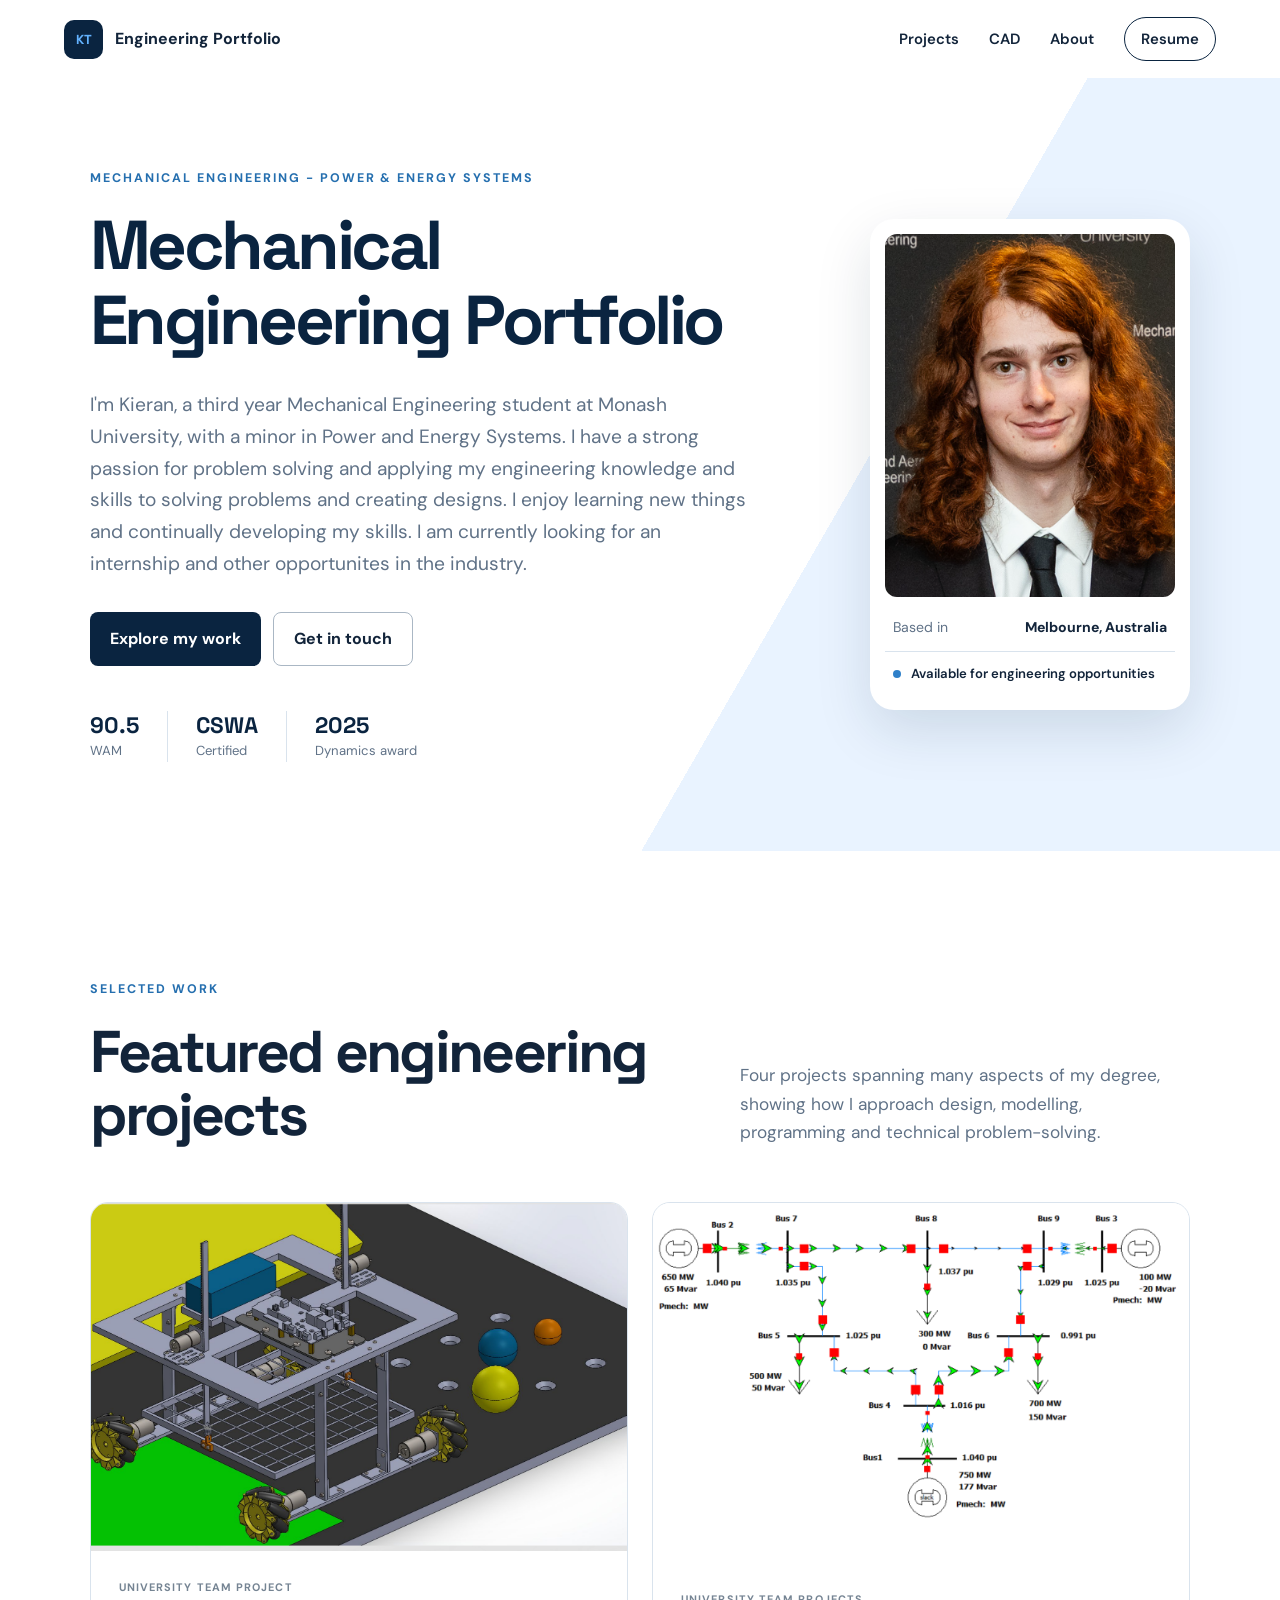
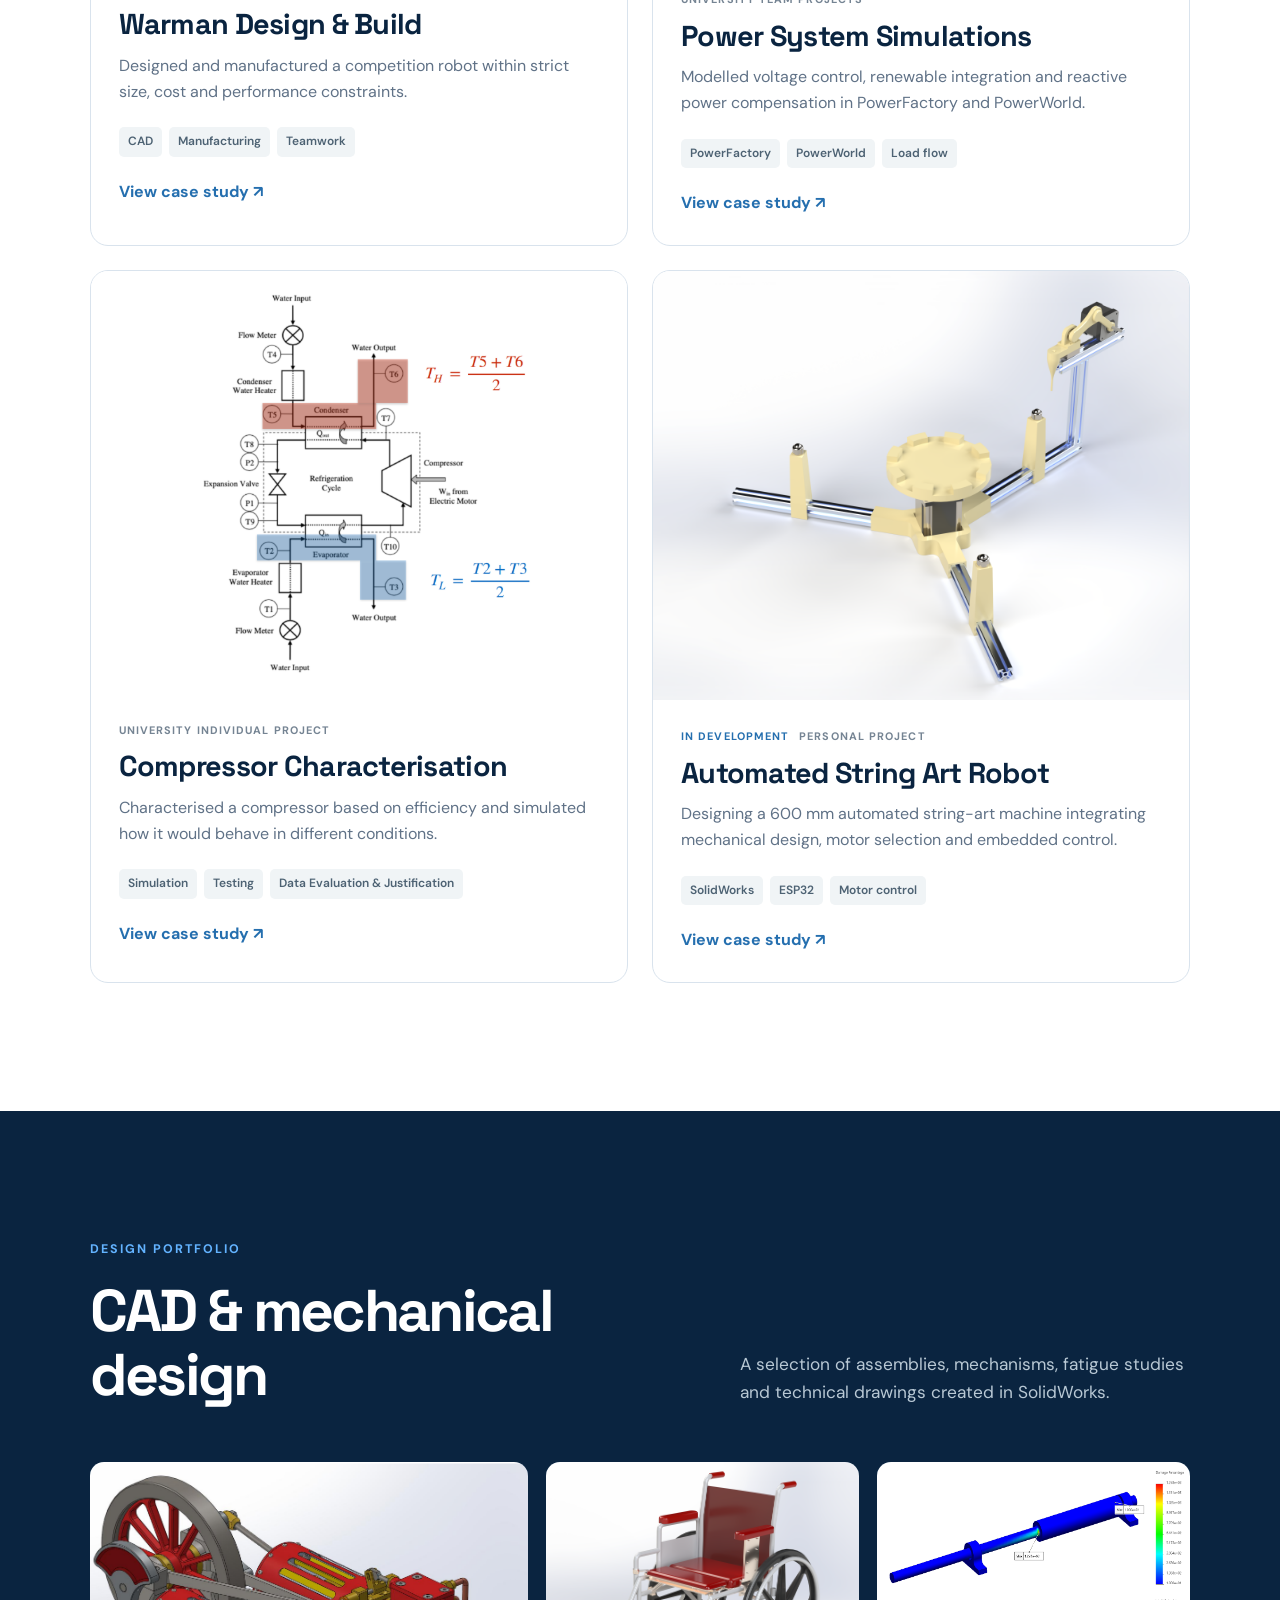
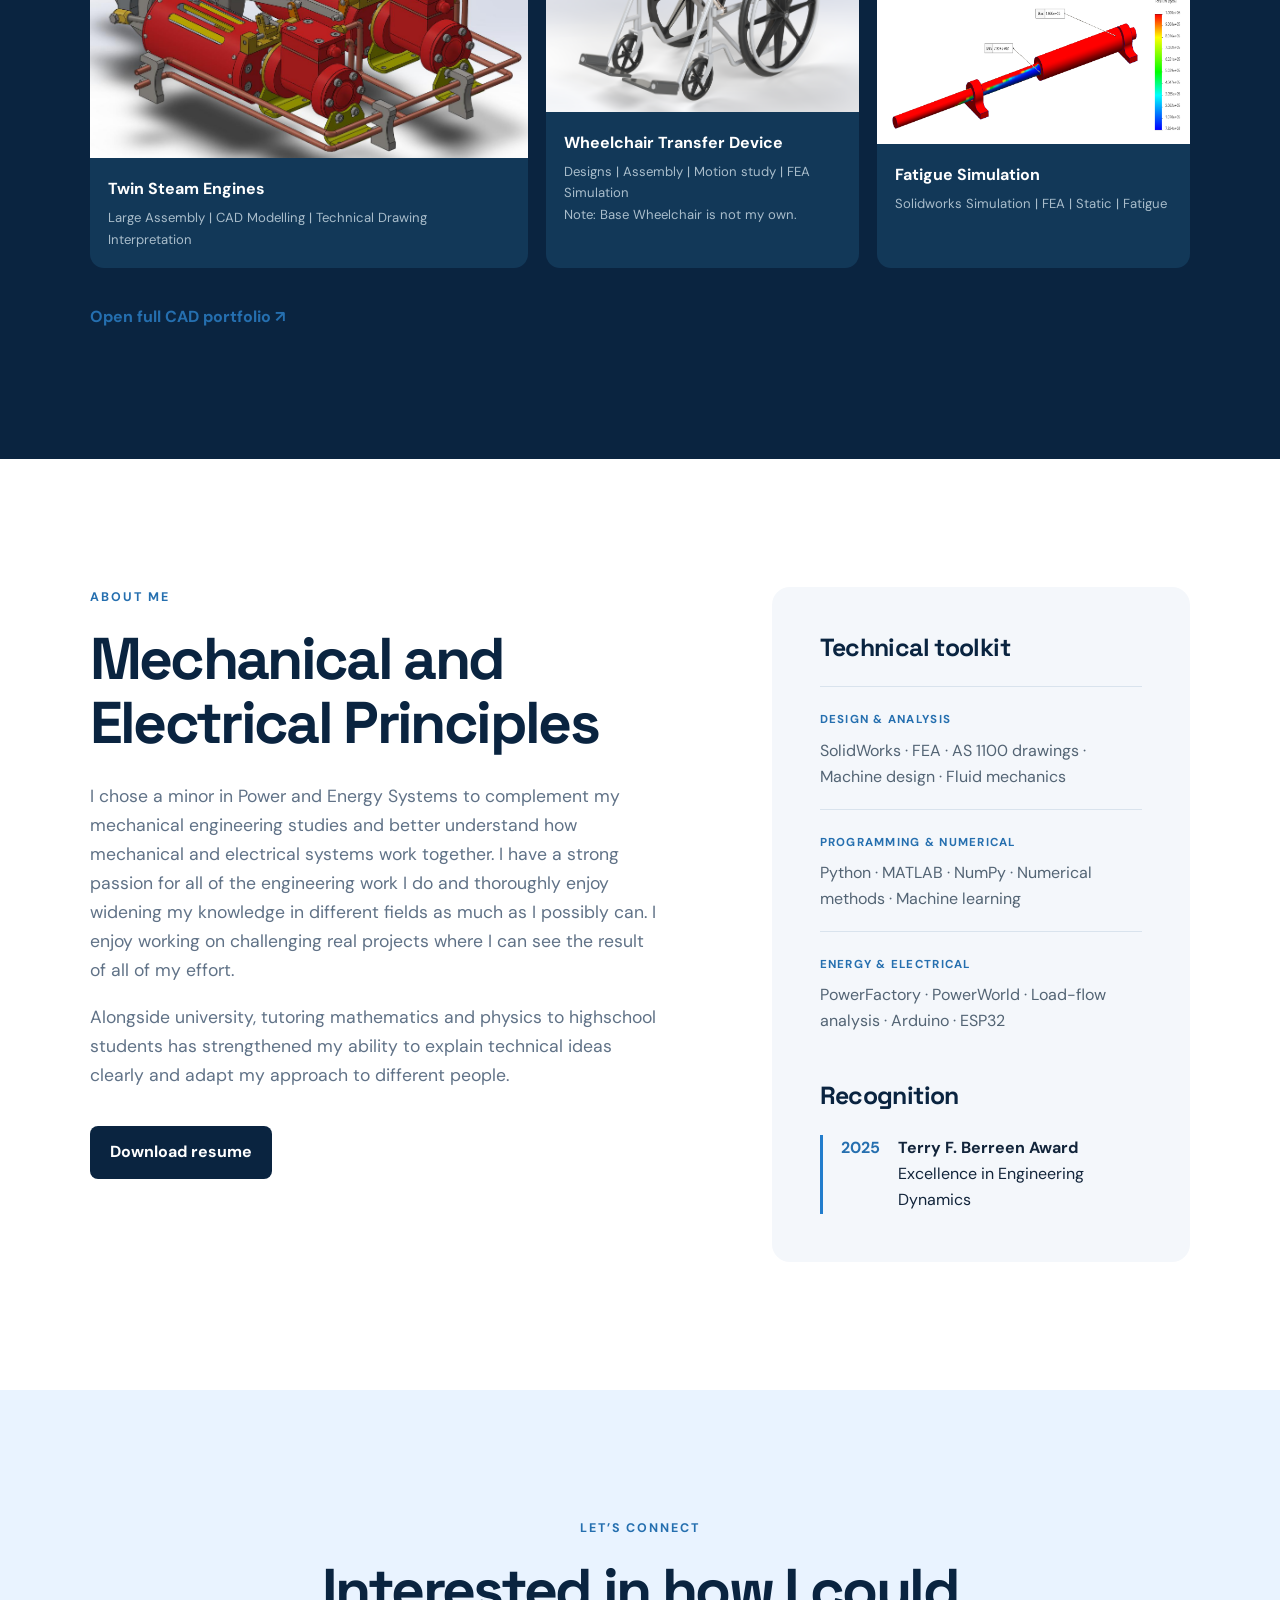
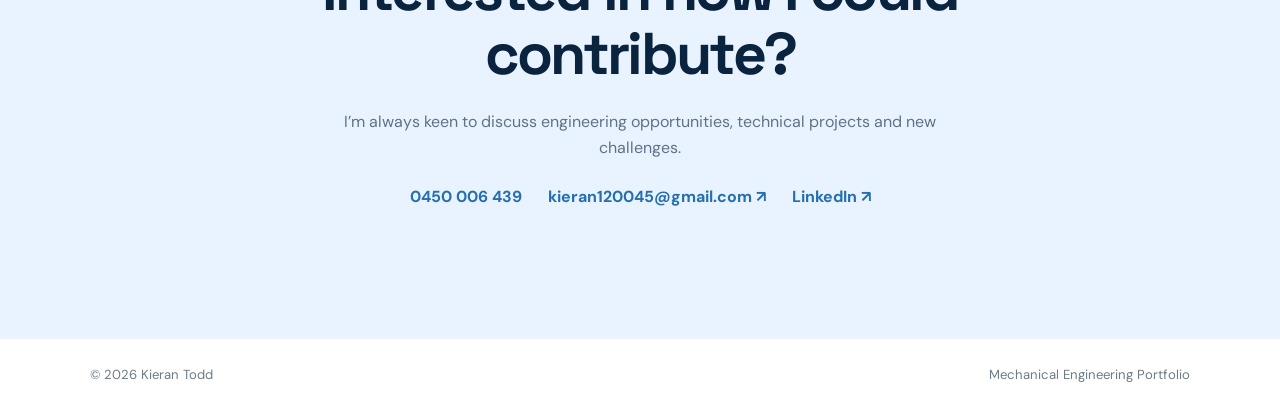
<file: index.html>
<!doctype html>
<html lang="en">
<head>
  <meta charset="UTF-8" />
  <meta name="viewport" content="width=device-width, initial-scale=1.0" />
  <meta name="description" content="Mechanical engineering portfolio covering mechanical design, power systems, numerical methods and mechatronics." />
  <title>Kieran Todd - Engineering Portfolio</title>
  <link rel="icon" type="image/svg+xml" href="data:image/svg+xml,%3Csvg xmlns='http://www.w3.org/2000/svg' viewBox='0 0 64 64'%3E%3Crect width='64' height='64' rx='14' fill='%230b2239'/%3E%3Cpath d='M17 45V19h30v8H26v2h16v7H26v2h21v7z' fill='%2339d9c5'/%3E%3C/svg%3E" />
  <link rel="preconnect" href="https://fonts.googleapis.com" />
  <link rel="preconnect" href="https://fonts.gstatic.com" crossorigin />
  <link href="https://fonts.googleapis.com/css2?family=DM+Sans:wght@400;500;600;700&family=Space+Grotesk:wght@500;600;700&display=swap" rel="stylesheet" />
  <link rel="stylesheet" href="assets/styles.css" />
</head>
<body>
  <header class="site-header">
    <a class="brand" href="#top" aria-label="Back to top"><span class="brand-mark">KT</span><span>Engineering Portfolio</span></a>
    <button class="menu-button" aria-expanded="false" aria-controls="main-nav">Menu</button>
    <nav id="main-nav" aria-label="Main navigation">
      <a href="#projects">Projects</a><a href="#cad">CAD</a><a href="#about">About</a><a class="nav-cta" href="assets/documents/resume.pdf">Resume</a>
    </nav>
  </header>

  <main id="top">
    <section class="hero">
      <div class="hero-copy">
        <p class="eyebrow">Mechanical engineering - Power & energy systems</p>
        <h1>Mechanical Engineering Portfolio</h1>
        <p class="hero-intro">I'm Kieran, a third year Mechanical Engineering student at Monash University, with a minor in Power and Energy Systems. I have a strong passion for problem solving and applying my engineering knowledge and skills to solving problems and creating designs. I enjoy learning new things and continually developing my skills. I am currently looking for an internship and other opportunites in the industry.</p>
        <div class="hero-actions">
          <a class="button primary" href="#projects">Explore my work</a>
          <a class="button secondary" href="#contact">Get in touch</a>
        </div>
        <ul class="quick-facts" aria-label="Profile highlights">
          <li><strong>90.5</strong><span>WAM</span></li><li><strong>CSWA</strong><span>Certified</span></li><li><strong>2025</strong><span>Dynamics award</span></li>
        </ul>
      </div>
      <aside class="profile-card">
        <div class="profile-image">
          <img class="project-image" src="assets/images/profile-photo.jpg" alt="Your Name">
        </div>
        <div class="profile-details"><span>Based in</span><strong>Melbourne, Australia</strong></div>
        <div class="availability"><i></i> Available for engineering opportunities</div>
      </aside>
    </section>

    <section class="section projects-section" id="projects">
      <div class="section-heading"><div><p class="eyebrow">Selected work</p><h2>Featured engineering projects</h2></div><p>Four projects spanning many aspects of my degree, showing how I approach design, modelling, programming and technical problem-solving.</p></div>
      <div class="project-grid">
        <article class="project-card">
          <div><span><img src="assets/images/warman-cad.png"></span></div>
          <div class="project-body"><div class="project-meta"><span>University team project</span></div><h3>Warman Design & Build</h3><p>Designed and manufactured a competition robot within strict size, cost and performance constraints.</p><ul class="tags"><li>CAD</li><li>Manufacturing</li><li>Teamwork</li></ul><a href="projects/warman-robot.html">View case study <span>↗</span></a></div>
        </article>
        <article class="project-card">
          <div><span><img src="assets/images/powerworld.png"></span></div>
          <div class="project-body"><div class="project-meta"><span>University team projects</span></div><h3>Power System Simulations</h3><p>Modelled voltage control, renewable integration and reactive power compensation in PowerFactory and PowerWorld.</p><ul class="tags"><li>PowerFactory</li><li>PowerWorld</li><li>Load flow</li></ul><a href="projects/power-systems.html">View case study <span>↗</span></a></div>
        </article>
        <article class="project-card">
          <div><span><img src="assets/images/compressor-lab.png"></span></div>
          <div class="project-body"><div class="project-meta"><span>University individual Project</span></div><h3>Compressor Characterisation</h3><p>Characterised a compressor based on efficiency and simulated how it would behave in different conditions.</p><ul class="tags"><li>Simulation</li><li>Testing</li><li>Data Evaluation & Justification</li></ul><a href="projects/compressor.html">View case study <span>↗</span></a></div>
        </article>
        <article class="project-card featured">
          <div><span><img src="assets/images/string-robot.png"></span></div>
          <div class="project-body"><div class="project-meta"><span class="status">In development</span><span>Personal project</span></div><h3>Automated String Art Robot</h3><p>Designing a 600 mm automated string-art machine integrating mechanical design, motor selection and embedded control.</p><ul class="tags"><li>SolidWorks</li><li>ESP32</li><li>Motor control</li></ul><a href="projects/string-art-robot.html">View case study <span>↗</span></a></div>
        </article>
      </div>
    </section>

    <section class="section cad-section" id="cad">
      <div class="section-heading light"><div><p class="eyebrow">Design portfolio</p><h2>CAD & mechanical design</h2></div><p>A selection of assemblies, mechanisms, fatigue studies and technical drawings created in SolidWorks.</p></div>
      <div class="cad-grid">
        <figure><div><img src="assets/images/twin-engines.jpg" alt="Your Name"></div><figcaption><strong>Twin Steam Engines</strong><span>Large Assembly | CAD Modelling | Technical Drawing Interpretation</span></figcaption></figure>
        <figure><div><img src="assets/images/transfer-device.jpg" alt="Your Name"></div><figcaption><strong>Wheelchair Transfer Device</strong><span>Designs | Assembly | Motion study | FEA Simulation<br>Note: Base Wheelchair is not my own.</span></figcaption></figure>
        <figure><div><img src="assets/images/fatigue-simulation.png" alt="Your Name"></div><figcaption><strong>Fatigue Simulation</strong><span>Solidworks Simulation | FEA | Static | Fatigue</span></figcaption></figure>
      </div>
      <a class="text-link light-link" href="cad-portfolio.html">Open full CAD portfolio <span>↗</span></a>
    </section>

    <section class="section about-section" id="about">
      <div class="about-copy"><p class="eyebrow">About me</p><h2>Mechanical and Electrical Principles</h2><p>I chose a minor in Power and Energy Systems to complement my mechanical engineering studies and better understand how mechanical and electrical systems work together. I have a strong passion for all of the engineering work I do and thoroughly enjoy widening my knowledge in different fields as much as I possibly can. I enjoy working on challenging real projects where I can see the result of all of my effort.</p><p>Alongside university, tutoring mathematics and physics to highschool students has strengthened my ability to explain technical ideas clearly and adapt my approach to different people.</p><a class="button primary" href="assets/documents/resume.pdf">Download resume</a></div>
      <div class="skills-panel"><h3>Technical toolkit</h3><div class="skill-group"><span>Design & analysis</span><p>SolidWorks · FEA · AS 1100 drawings · Machine design · Fluid mechanics</p></div><div class="skill-group"><span>Programming & numerical</span><p>Python · MATLAB · NumPy · Numerical methods · Machine learning</p></div><div class="skill-group"><span>Energy & electrical</span><p>PowerFactory · PowerWorld · Load-flow analysis · Arduino · ESP32</p></div><h3 class="achievement-title">Recognition</h3><div class="achievement"><span>2025</span><p><strong>Terry F. Berreen Award</strong><br />Excellence in Engineering Dynamics</p></div></div>
    </section>

    <section class="contact-section" id="contact">
      <p class="eyebrow">Let’s connect</p><h2>Interested in how I could contribute?</h2><p>I’m always keen to discuss engineering opportunities, technical projects and new challenges.</p><div class="contact-links"><a>0450 006 439</a><a href="mailto:kieran120045@gmail.com">kieran120045@gmail.com ↗</a><a href="https://www.linkedin.com/in/kieran-todd-a5a481429">LinkedIn ↗</a></div>
    </section>
  </main>
  <footer><span>© <span id="year"></span> Kieran Todd</span><span>Mechanical Engineering Portfolio</span></footer>
  <script src="assets/script.js"></script>
</body>
</html>
</file>
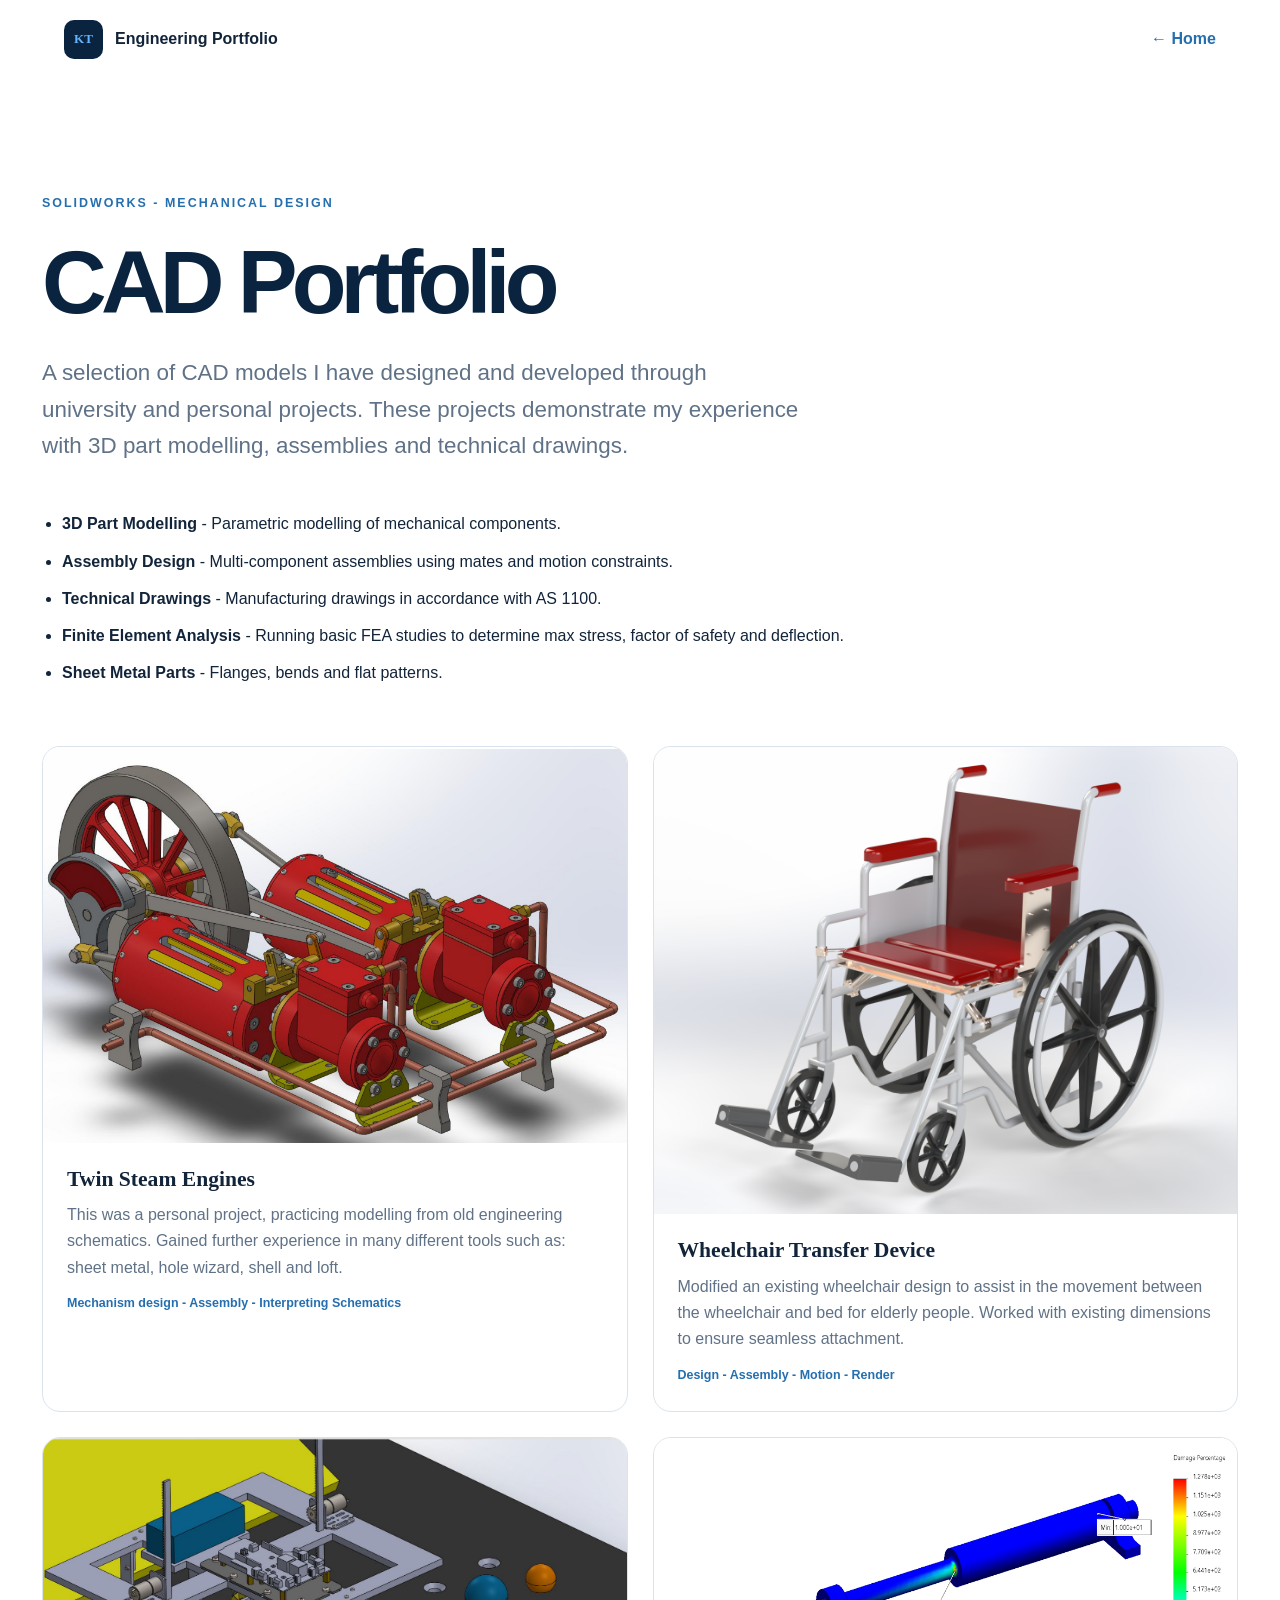
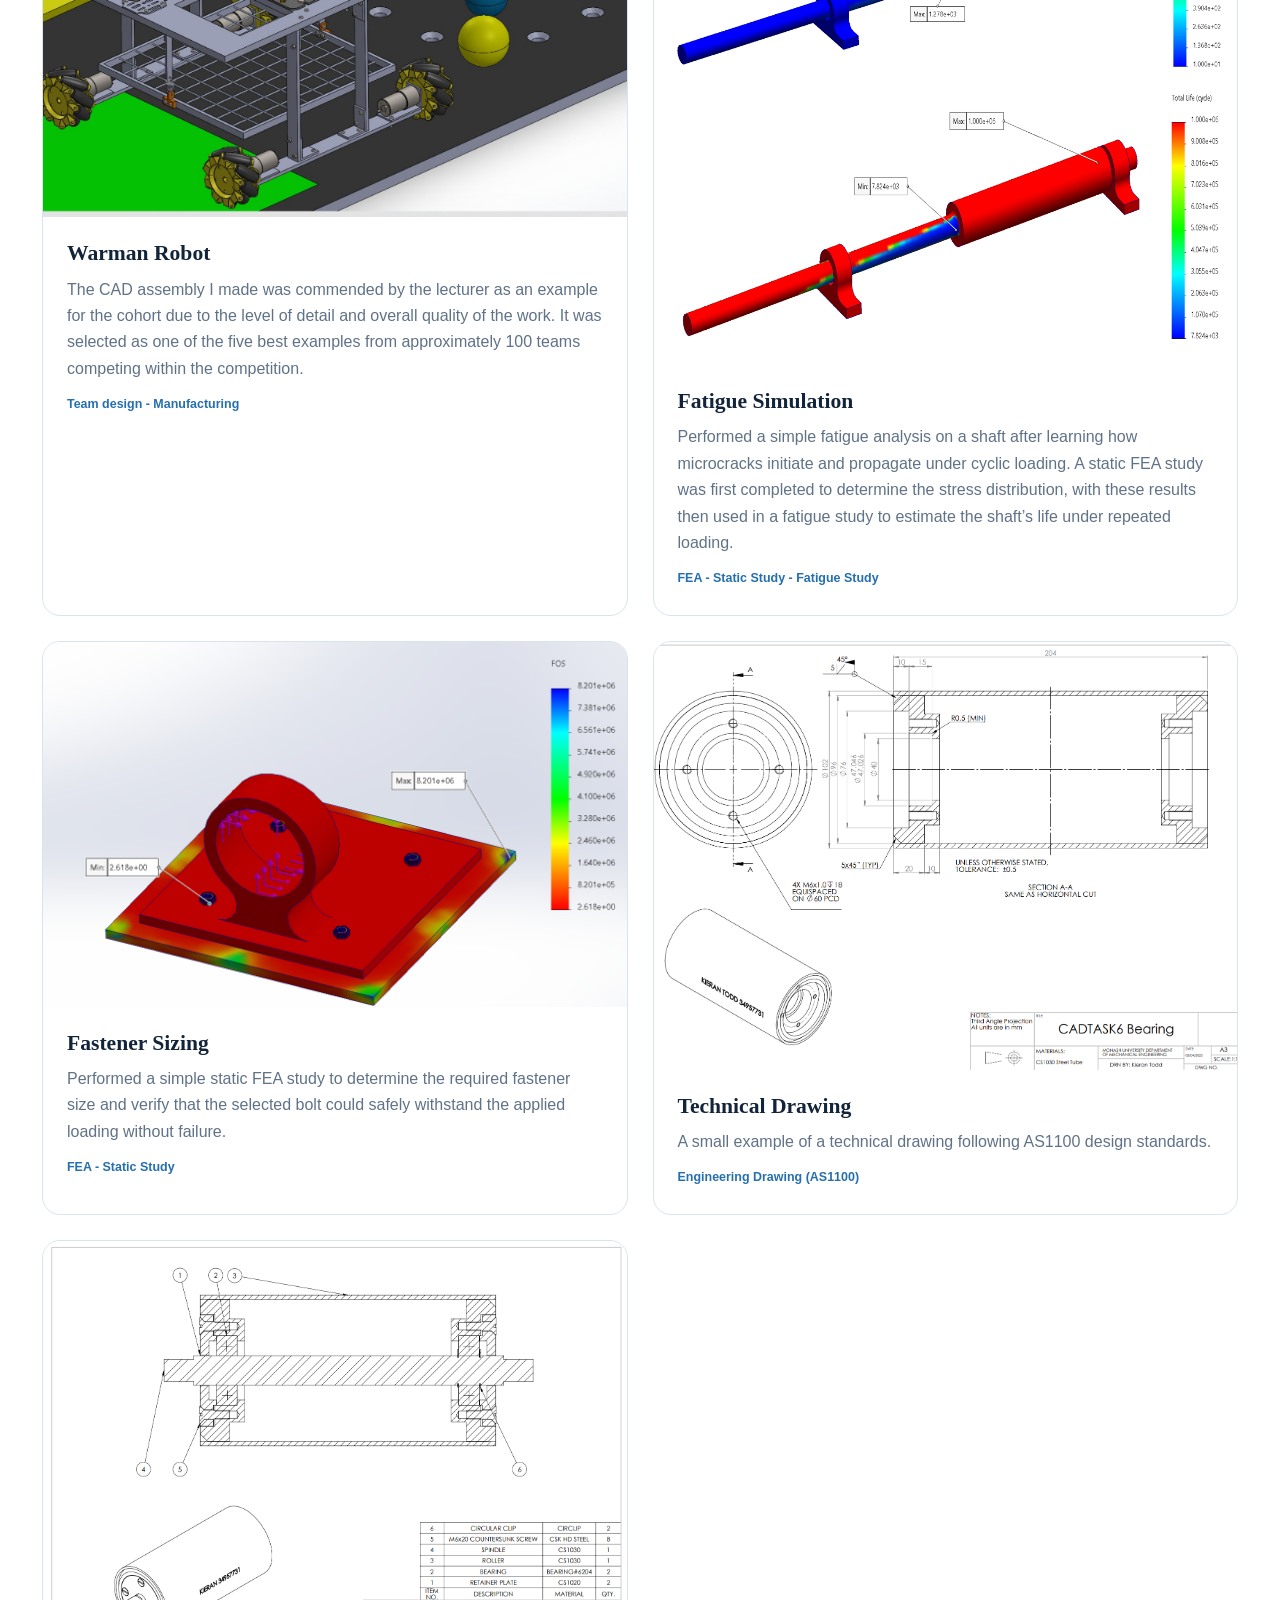
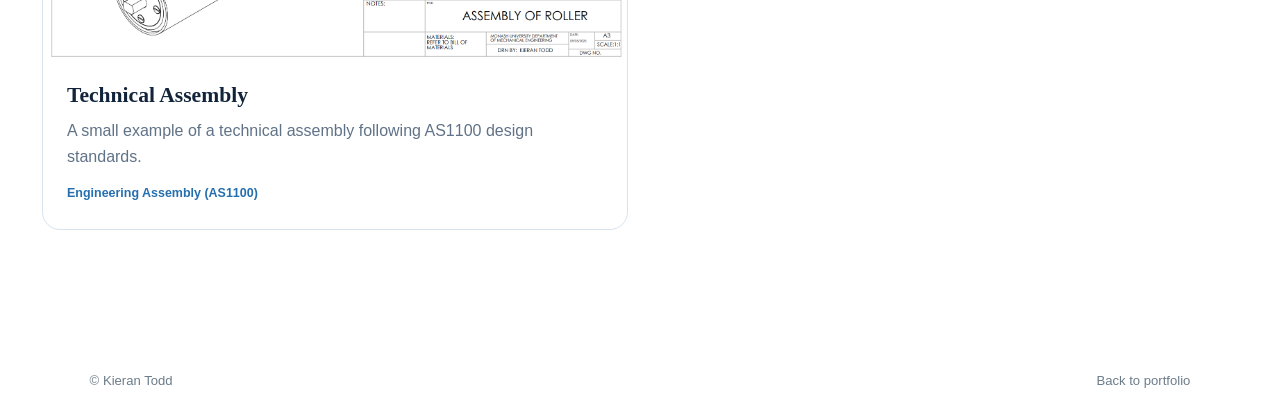
<file: cad-portfolio.html>
<!doctype html>
<html lang="en">

<head>
    <meta charset="UTF-8">
    <meta name="viewport" content="width=device-width, initial-scale=1">

    <title>CAD Portfolio - Kieran Todd</title>

    <link rel="stylesheet" href="assets/styles.css">
</head>

<body class="case-page">

    <!-- Header -->
    <header class="site-header">
        <a class="brand" href="index.html">
            <span class="brand-mark">KT</span>
            <span>Engineering Portfolio</span>
        </a>

        <a class="back-link" href="index.html">← Home</a>
    </header>


    <!-- Main Content -->
    <main class="gallery-main">

        <!-- Page Introduction -->
        <p class="eyebrow">
            SolidWorks - Mechanical design
        </p>

        <h1>CAD Portfolio</h1>

        <p class="case-lead">
            A selection of CAD models I have designed and developed through university and personal projects. These projects demonstrate my experience with 3D part modelling, assemblies and technical drawings. 

        <ul class="cad-skills">
            <li><strong>3D Part Modelling</strong> - Parametric modelling of mechanical components.</li>
            <li><strong>Assembly Design</strong> - Multi-component assemblies using mates and motion constraints.</li>
            <li><strong>Technical Drawings</strong> - Manufacturing drawings in accordance with AS 1100.</li>
            <li><strong>Finite Element Analysis</strong> - Running basic FEA studies to determine max stress, factor of safety and deflection.</li>
            <li><strong>Sheet Metal Parts</strong> - Flanges, bends and flat patterns.</li>
        </ul>

        </p>


        <!-- CAD Projects -->
        <div class="gallery-grid">

            <!-- Twin Engines -->
            <figure>
                <div >
                    <img src="assets/images/twin-engines.jpg" alt="Your Name">
                </div>

                <figcaption>
                    <strong>Twin Steam Engines</strong>

                    <p>
                        This was a personal project, practicing modelling from old engineering schematics. Gained further experience in many different tools such as: sheet metal, hole wizard, shell and loft. 
                    </p>

                    <span>
                        Mechanism design - Assembly - Interpreting Schematics
                    </span>
                </figcaption>
            </figure>


            <!-- Wheelchair Transfer Device -->
            <figure>
                <div >
                    <img src="assets/images/transfer-device.jpg" alt="Your Name">
                </div>

                <figcaption>
                    <strong>Wheelchair Transfer Device</strong>

                    <p>
                        Modified an existing wheelchair design to assist in the movement between the wheelchair and bed for elderly people. Worked with existing dimensions to ensure seamless attachment.
                    </p>

                    <span>
                        Design - Assembly - Motion - Render
                    </span>
                </figcaption>
            </figure>


            <!-- Warman Robot -->
            <figure>
                <div >
                    <img src="assets/images/warman-cad.png" alt="Your Name">
                </div>

                <figcaption>
                    <strong>Warman Robot</strong>

                    <p>
                        The CAD assembly I made was commended by the lecturer as an example for the cohort due to the level of detail and overall quality of the work. It was selected as one of the five best examples from approximately 100 teams competing within the competition.
                    </p>

                    <span>
                        Team design - Manufacturing
                    </span>
                </figcaption>
            </figure>

            <!-- Fatigue -->
            <figure>
                <div >
                    <img src="assets/images/fatigue-simulation.png" alt="Kieran Todd">
                </div>

                <figcaption>
                    <strong>Fatigue Simulation</strong>

                    <p>
                        Performed a simple fatigue analysis on a shaft after learning how microcracks initiate and propagate under cyclic loading. A static FEA study was first completed to determine the stress distribution, with these results then used in a fatigue study to estimate the shaft’s life under repeated loading.<br> 
                    </p>

                    <span>
                        FEA - Static Study - Fatigue Study
                    </span>
                </figcaption>
            </figure>

            <!-- Bolt Simulation -->
            <figure>
                <div >
                    <img src="assets/images/bolt-simulation.png" alt="Kieran Todd">
                </div>

                <figcaption>
                    <strong>Fastener Sizing</strong>

                    <p>
                        Performed a simple static FEA study to determine the required fastener size and verify that the selected bolt could safely withstand the applied loading without failure. <br> 
                    </p>

                    <span>
                        FEA - Static Study 
                    </span>
                </figcaption>
            </figure>
            
            <!-- String Art Robot -->
            <figure>
                <div >
                    <img src="assets/images/bearing-drawing.jpg" alt="Your Name">
                </div>

                <figcaption>
                    <strong>Technical Drawing</strong>

                    <p>
                        A small example of a technical drawing following AS1100 design standards.
                    </p>

                    <span>
                        Engineering Drawing (AS1100)
                    </span>
                </figcaption>
            </figure>

            <!-- Technical Drawing -->
            <figure>
                <div>
                    <img  class="project-image" src="assets/images/bearing-assembly.png" alt="Your Name">
                </div>

                <figcaption>
                    <strong>Technical Assembly</strong>

                    <p>
                        A small example of a technical assembly following AS1100 design standards.
                    </p>

                    <span>
                        Engineering Assembly (AS1100)
                    </span>
                </figcaption>
            </figure>


        </div>

    </main>


    <!-- Footer -->
    <footer>
        <span>© Kieran Todd</span>
        <a href="index.html">Back to portfolio</a>
    </footer>

</body>

</html>
</file>
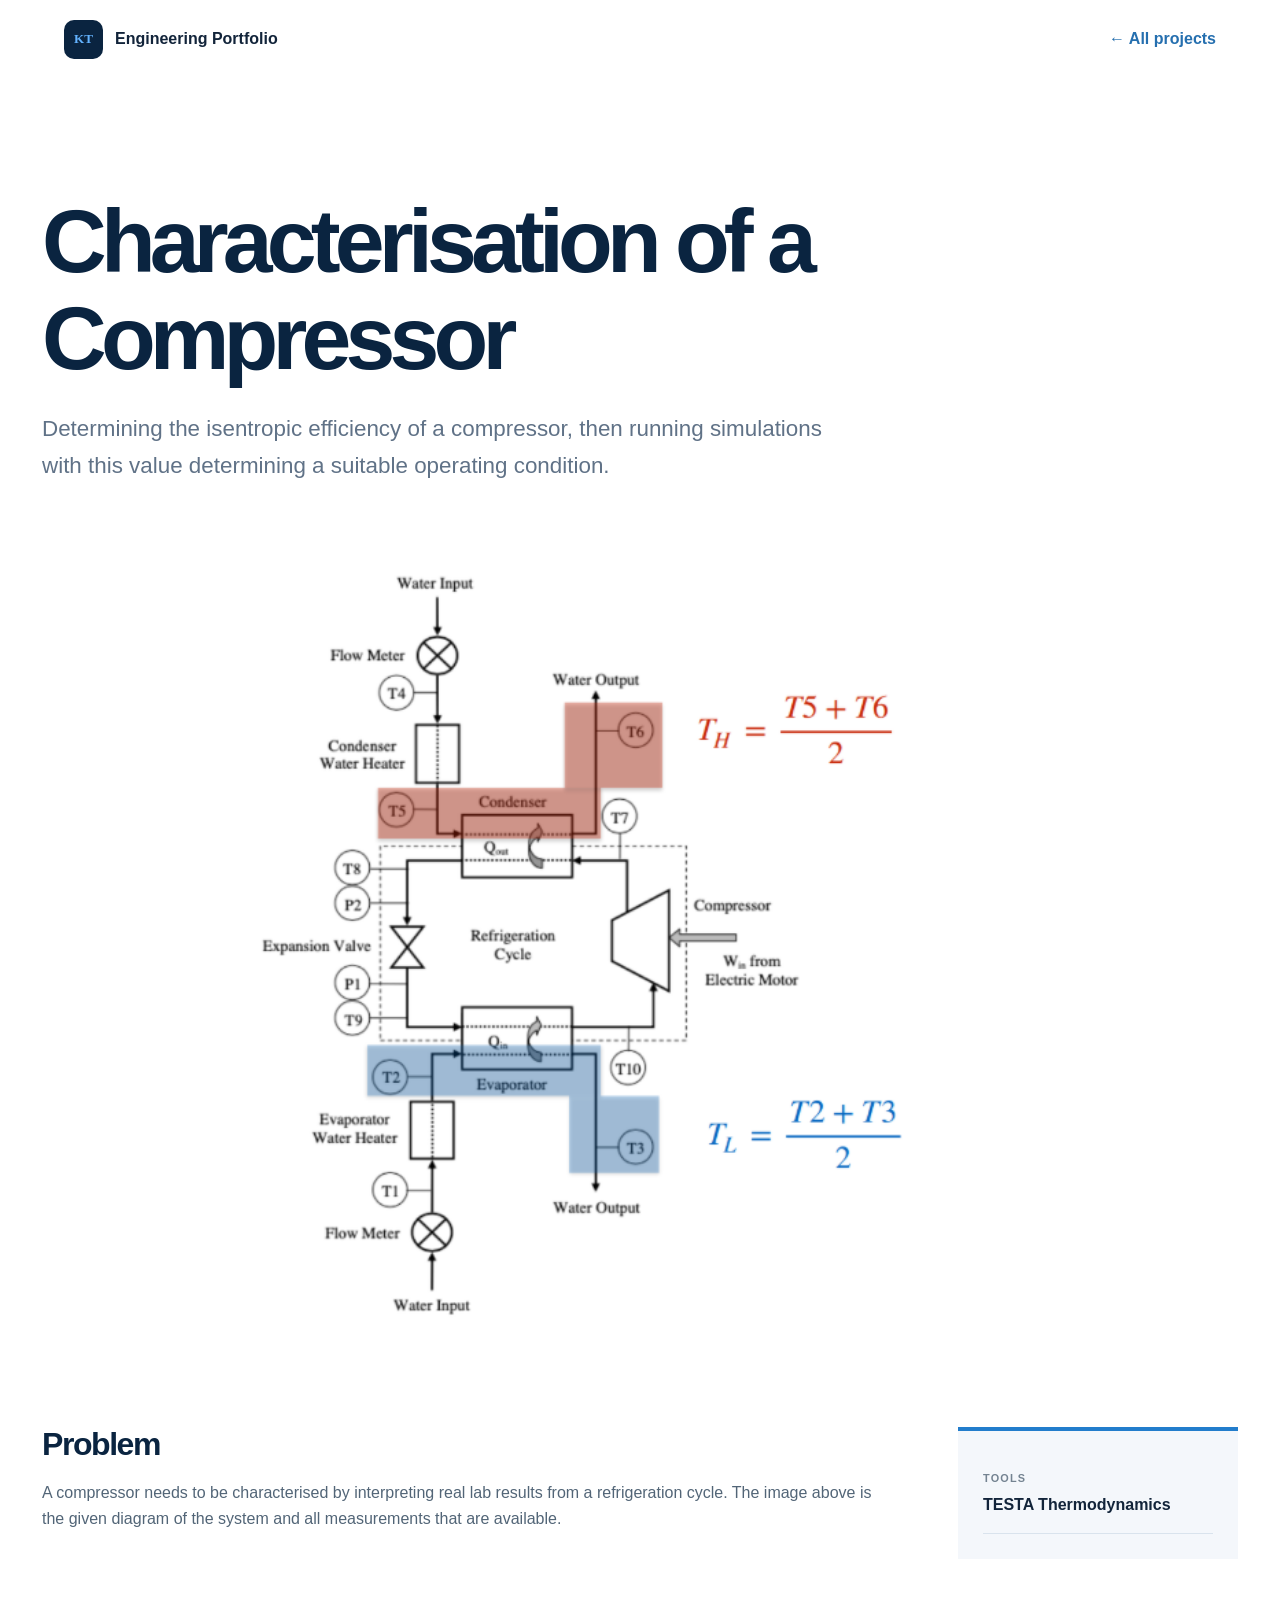
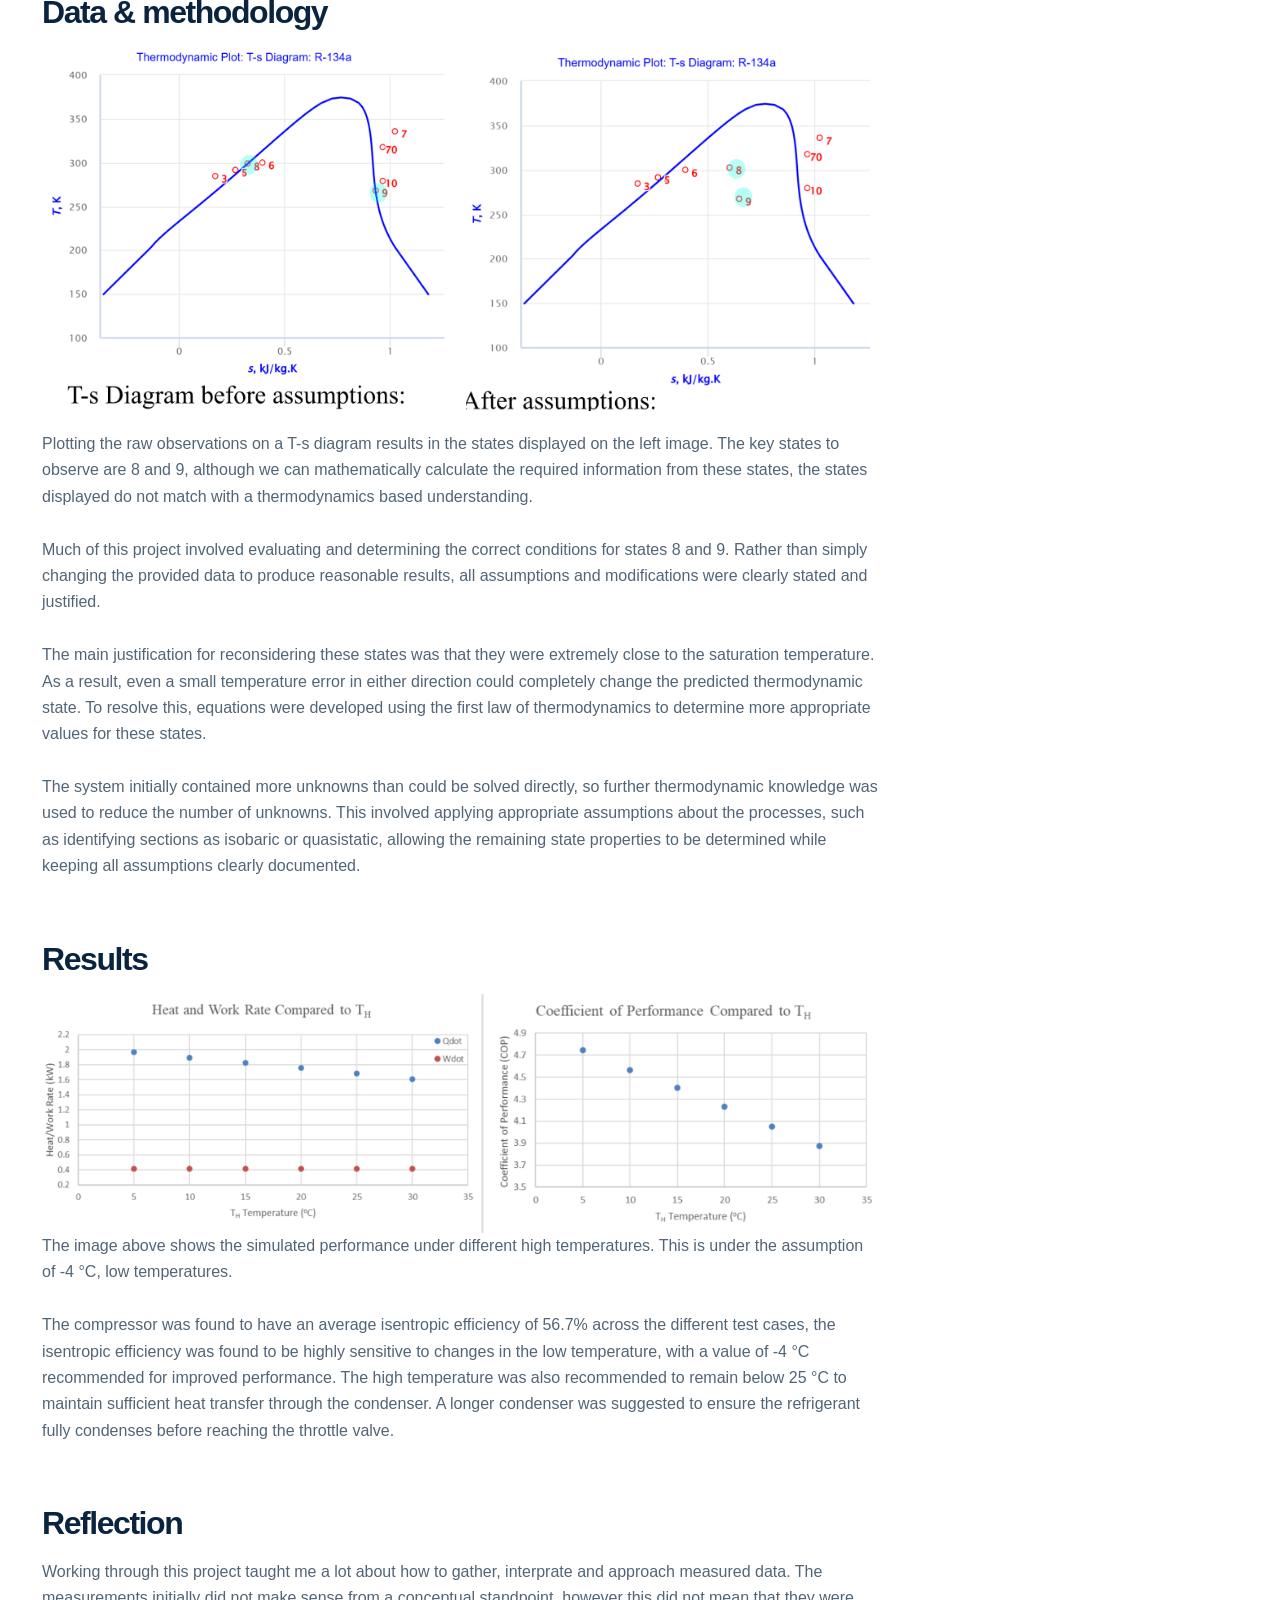
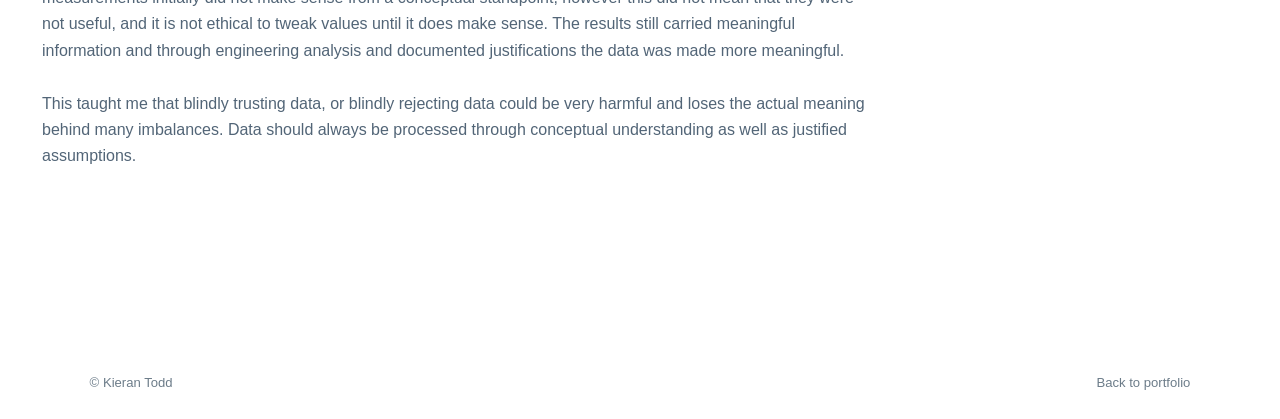
<file: projects/compressor.html>
<!doctype html>
<html lang="en">

<head>
    <meta charset="UTF-8">
    <meta name="viewport" content="width=device-width, initial-scale=1">

    <title>Characterisation of a Compressor - Kieran Todd</title>

    <link rel="stylesheet" href="../assets/styles.css">
</head>

<body class="case-page">

    <header class="site-header">
        <a class="brand" href="../index.html">
            <span class="brand-mark">KT</span>
            <span>Engineering Portfolio</span>
        </a>

        <a class="back-link" href="../index.html#projects">
            ← All projects
        </a>
    </header>


    <main class="case-main">

        <!-- Hero -->
        <div class="case-hero">

            <h1>Characterisation of a Compressor</h1>

            <p class="case-lead">
                Determining the isentropic efficiency of a compressor, then running simulations with this value determining a suitable operating condition.
            </p>

            <div>
                <span>
                    <img class="project-image" src="../assets/images/compressor-lab.png">
                </span>
            </div>

        </div>


        <!-- Main project content -->
        <div class="case-layout">

            <article class="case-content">

                <!-- Problem -->
                <section>
                    <h2>Problem</h2>

                    <p>
                        A compressor needs to be characterised by interpreting real lab results from a refrigeration cycle. The image above is the given diagram of the system and all measurements that are available.
                    </p>
                </section>


                <!-- Data and Methodology -->
                <section>
                    <h2>Data & methodology</h2>

                    <div class="two-images">
                        <div>
                            <img width="full" src="../assets/images/comp-results-before.png">
                        </div>

                        <div>
                            <img src ="../assets/images/comp-results-after.png">
                        </div>
                    </div>

                    <p>
                        Plotting the raw observations on a T-s diagram results in the states displayed on the left image. The key states to observe are 8 and 9, although we can mathematically calculate the required information from these states, the states displayed do not match with a thermodynamics based understanding.<br><br>

                        Much of this project involved evaluating and determining the correct conditions for states 8 and 9. Rather than simply changing the provided data to produce reasonable results, all assumptions and modifications were clearly stated and justified.
                        <br><br>
                        The main justification for reconsidering these states was that they were extremely close to the saturation temperature. As a result, even a small temperature error in either direction could completely change the predicted thermodynamic state. To resolve this, equations were developed using the first law of thermodynamics to determine more appropriate values for these states.
                        <br><br>
                        The system initially contained more unknowns than could be solved directly, so further thermodynamic knowledge was used to reduce the number of unknowns. This involved applying appropriate assumptions about the processes, such as identifying sections as isobaric or quasistatic, allowing the remaining state properties to be determined while keeping all assumptions clearly documented.

                    </p>
                </section>


                <!-- Results -->
                <section>
                    <h2>Results</h2>

                    <img class="project-image" src="../assets/images/comp-simulation-results.png">
                    <p>
                        The image above shows the simulated performance under different high temperatures. This is under the assumption of -4 °C, low temperatures. <br><br>
                    </p>

                    <p>
                        The compressor was found to have an average isentropic efficiency of 56.7% across the different test cases, the isentropic efficiency was found to be highly sensitive to changes in the low temperature, with a value of -4 °C recommended for improved performance. The high temperature was also recommended to remain below 25 °C to maintain sufficient heat transfer through the condenser. A longer condenser was suggested to ensure the refrigerant fully condenses before reaching the throttle valve.
                    </p>
                </section>
                <section>
                    <h2>Reflection</h2>
                    <p>
                        Working through this project taught me a lot about how to gather, interprate and approach measured data. The measurements initially did not make sense from a conceptual standpoint, however this did not mean that they were not useful, and it is not ethical to tweak values until it does make sense. The results still carried meaningful information and through engineering analysis and documented justifications the data was made more meaningful. <br><br>

                        This taught me that blindly trusting data, or blindly rejecting data could be very harmful and loses the actual meaning behind many imbalances. Data should always be processed through conceptual understanding as well as justified assumptions.
                    </p>
                </section>



            </article>


            <!-- Sidebar -->
            <aside class="case-sidebar">

                <div>
                    <span>Tools</span>
                    <strong>TESTA Thermodynamics</strong>
                </div>



            </aside>

        </div>

    </main>


    <footer>
        <span>© Kieran Todd</span>
        <a href="../index.html">Back to portfolio</a>
    </footer>

</body>

</html>
</file>
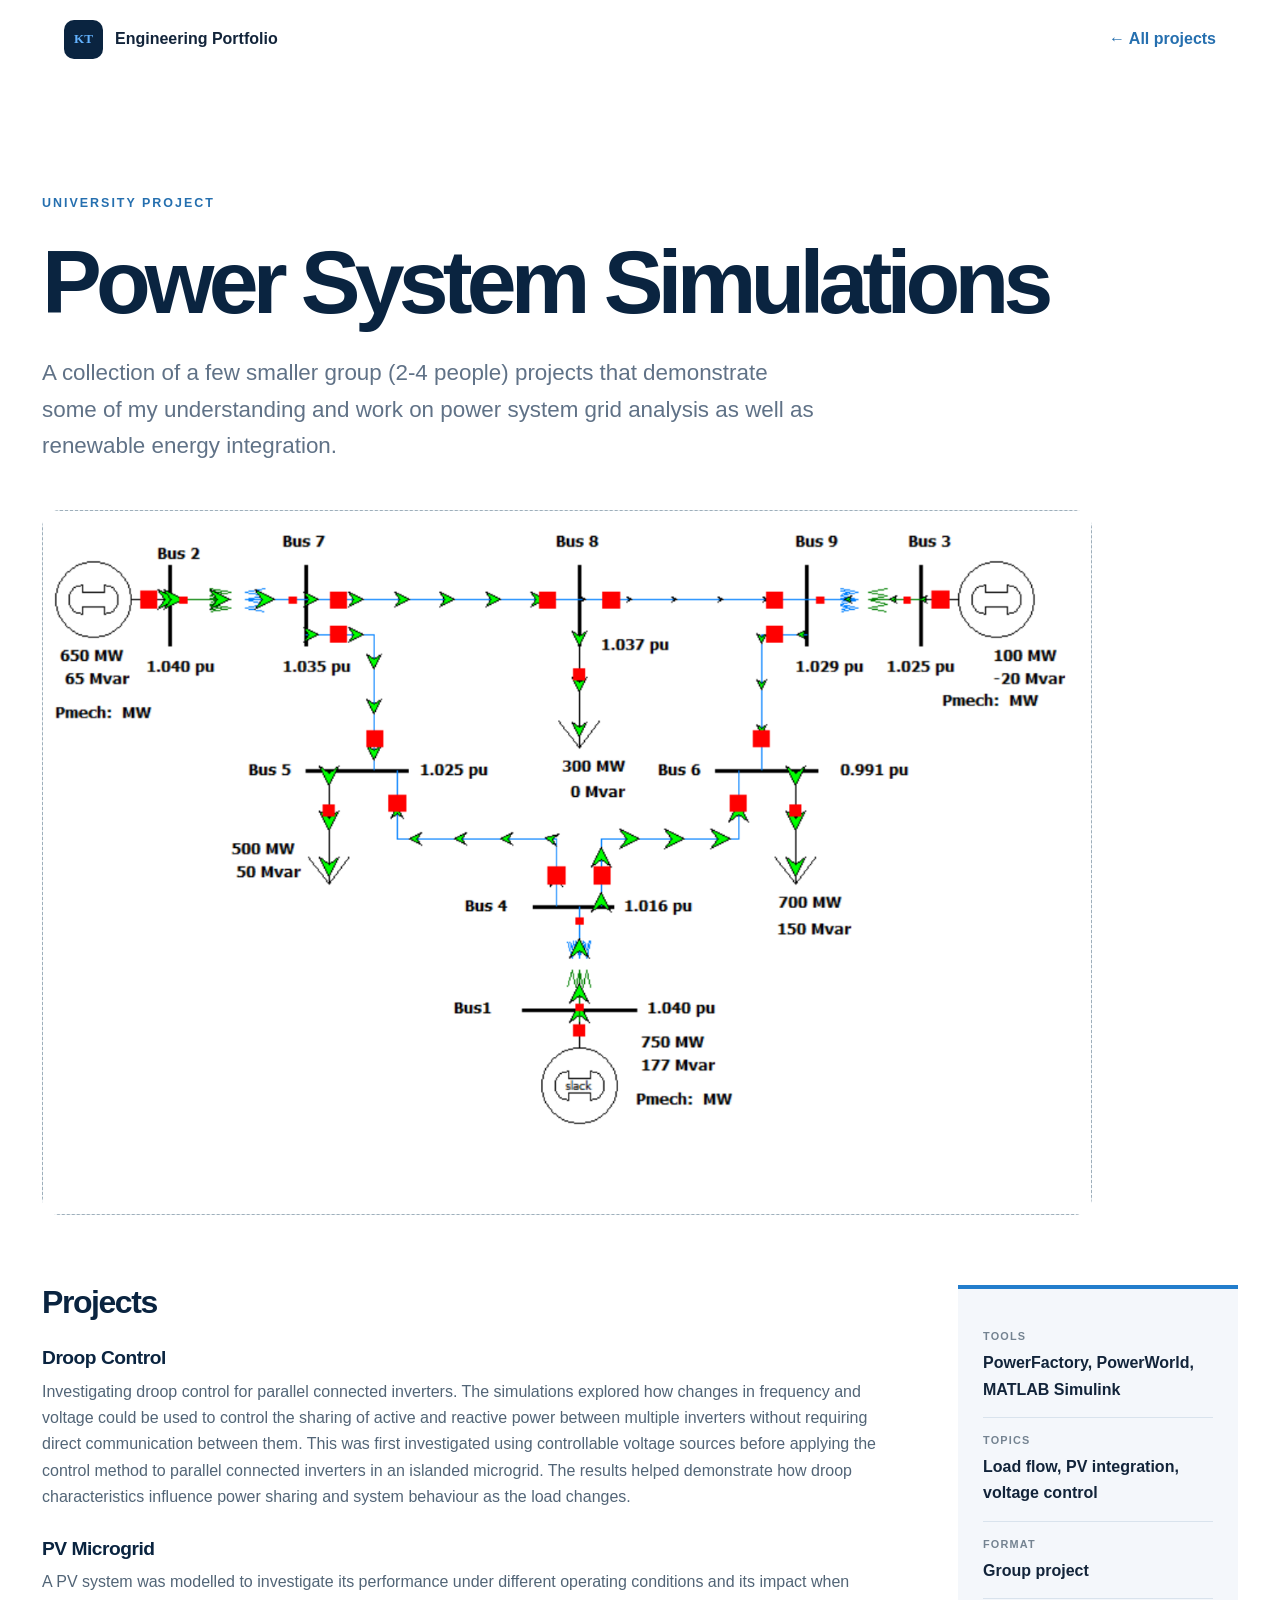
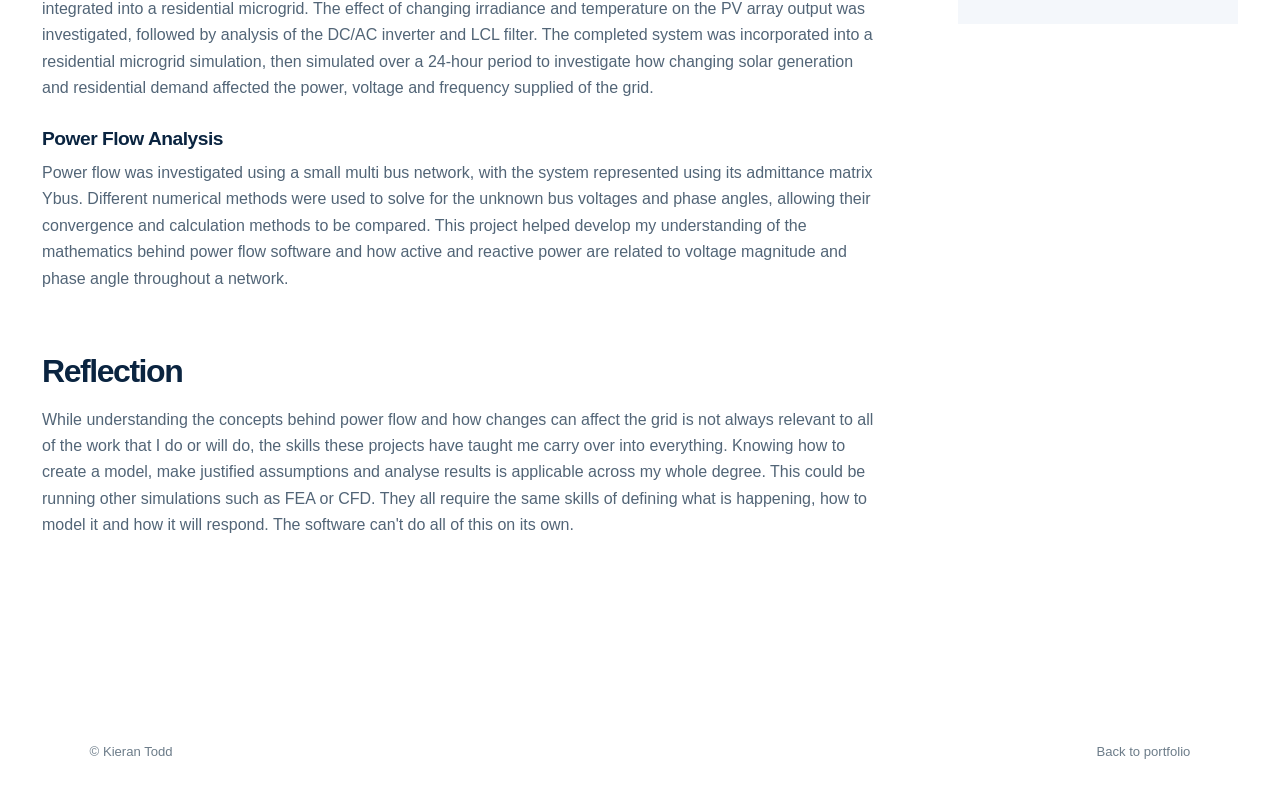
<file: projects/power-systems.html>
<!doctype html>
<html lang="en">

<head>
    <meta charset="UTF-8">
    <meta name="viewport" content="width=device-width, initial-scale=1">

    <title>Power System Simulations - Kieran Todd</title>

    <link rel="stylesheet" href="../assets/styles.css">
</head>

<body class="case-page">

    <header class="site-header">
        <a class="brand" href="../index.html">
            <span class="brand-mark">KT</span>
            <span>Engineering Portfolio</span>
        </a>

        <a class="back-link" href="../index.html#projects">
            ← All projects
        </a>
    </header>


    <main class="case-main">

        <!-- Hero -->
        <div class="case-hero">

            <p class="eyebrow">
                University project
            </p>

            <h1>Power System Simulations</h1>

            <p class="case-lead">
                A collection of a few smaller group (2-4 people) projects that demonstrate some of my understanding and work on power system grid analysis as well as renewable energy integration.
            </p>

            <div class="case-hero-image placeholder-image blue">
                <span><img src="../assets/images/powerworld.png"></span>
            </div>

        </div>


        <div class="case-layout">

            <!-- Main Content -->
            <article class="case-content">

                <!-- Overview -->
                <section>
                    <h2>Projects</h2>

                    <h3>Droop Control</h3>
                    <p>
                        Investigating droop control for parallel connected inverters. The simulations explored how changes in frequency and voltage could be used to control the sharing of active and reactive power between multiple inverters without requiring direct communication between them. This was first investigated using controllable voltage sources before applying the control method to parallel connected inverters in an islanded microgrid. The results helped demonstrate how droop characteristics influence power sharing and system behaviour as the load changes.
                    </p>

                    <h3>PV Microgrid</h3>
                    <p>
                        A PV system was modelled to investigate its performance under different operating conditions and its impact when integrated into a residential microgrid. The effect of changing irradiance and temperature on the PV array output was investigated, followed by analysis of the DC/AC inverter and LCL filter. The completed system was incorporated into a residential microgrid simulation, then simulated over a 24-hour period to investigate how changing solar generation and residential demand affected the power, voltage and frequency supplied of the grid.
                    </p>

                    <h3>Power Flow Analysis</h3>
                    <p>
                        Power flow was investigated using a small multi bus network, with the system represented using its admittance matrix Ybus. Different numerical methods were used to solve for the unknown bus voltages and phase angles, allowing their convergence and calculation methods to be compared. This project helped develop my understanding of the mathematics behind power flow software and how active and reactive power are related to voltage magnitude and phase angle throughout a network.
                    </p>
                </section>
                <section>
                    <h2>Reflection</h2>
                    <p>
                        While understanding the concepts behind power flow and how changes can affect the grid is not always relevant to all of the work that I do or will do, the skills these projects have taught me carry over into everything. Knowing how to create a model, make justified assumptions and analyse results is applicable across my whole degree. This could be running other simulations such as FEA or CFD. They all require the same skills of defining what is happening, how to model it and how it will respond. The software can't do all of this on its own.
                    </p>
                </section>




            </article>


            <!-- Sidebar -->
            <aside class="case-sidebar">

                <div>
                    <span>Tools</span>
                    <strong>PowerFactory, PowerWorld, MATLAB Simulink</strong>
                </div>

                <div>
                    <span>Topics</span>
                    <strong>
                        Load flow, PV integration, voltage control
                    </strong>
                </div>

                <div>
                    <span>Format</span>
                    <strong>Group project</strong>
                </div>

            </aside>

        </div>

    </main>


    <footer>
        <span>© Kieran Todd</span>
        <a href="../index.html">Back to portfolio</a>
    </footer>

</body>

</html>
</file>
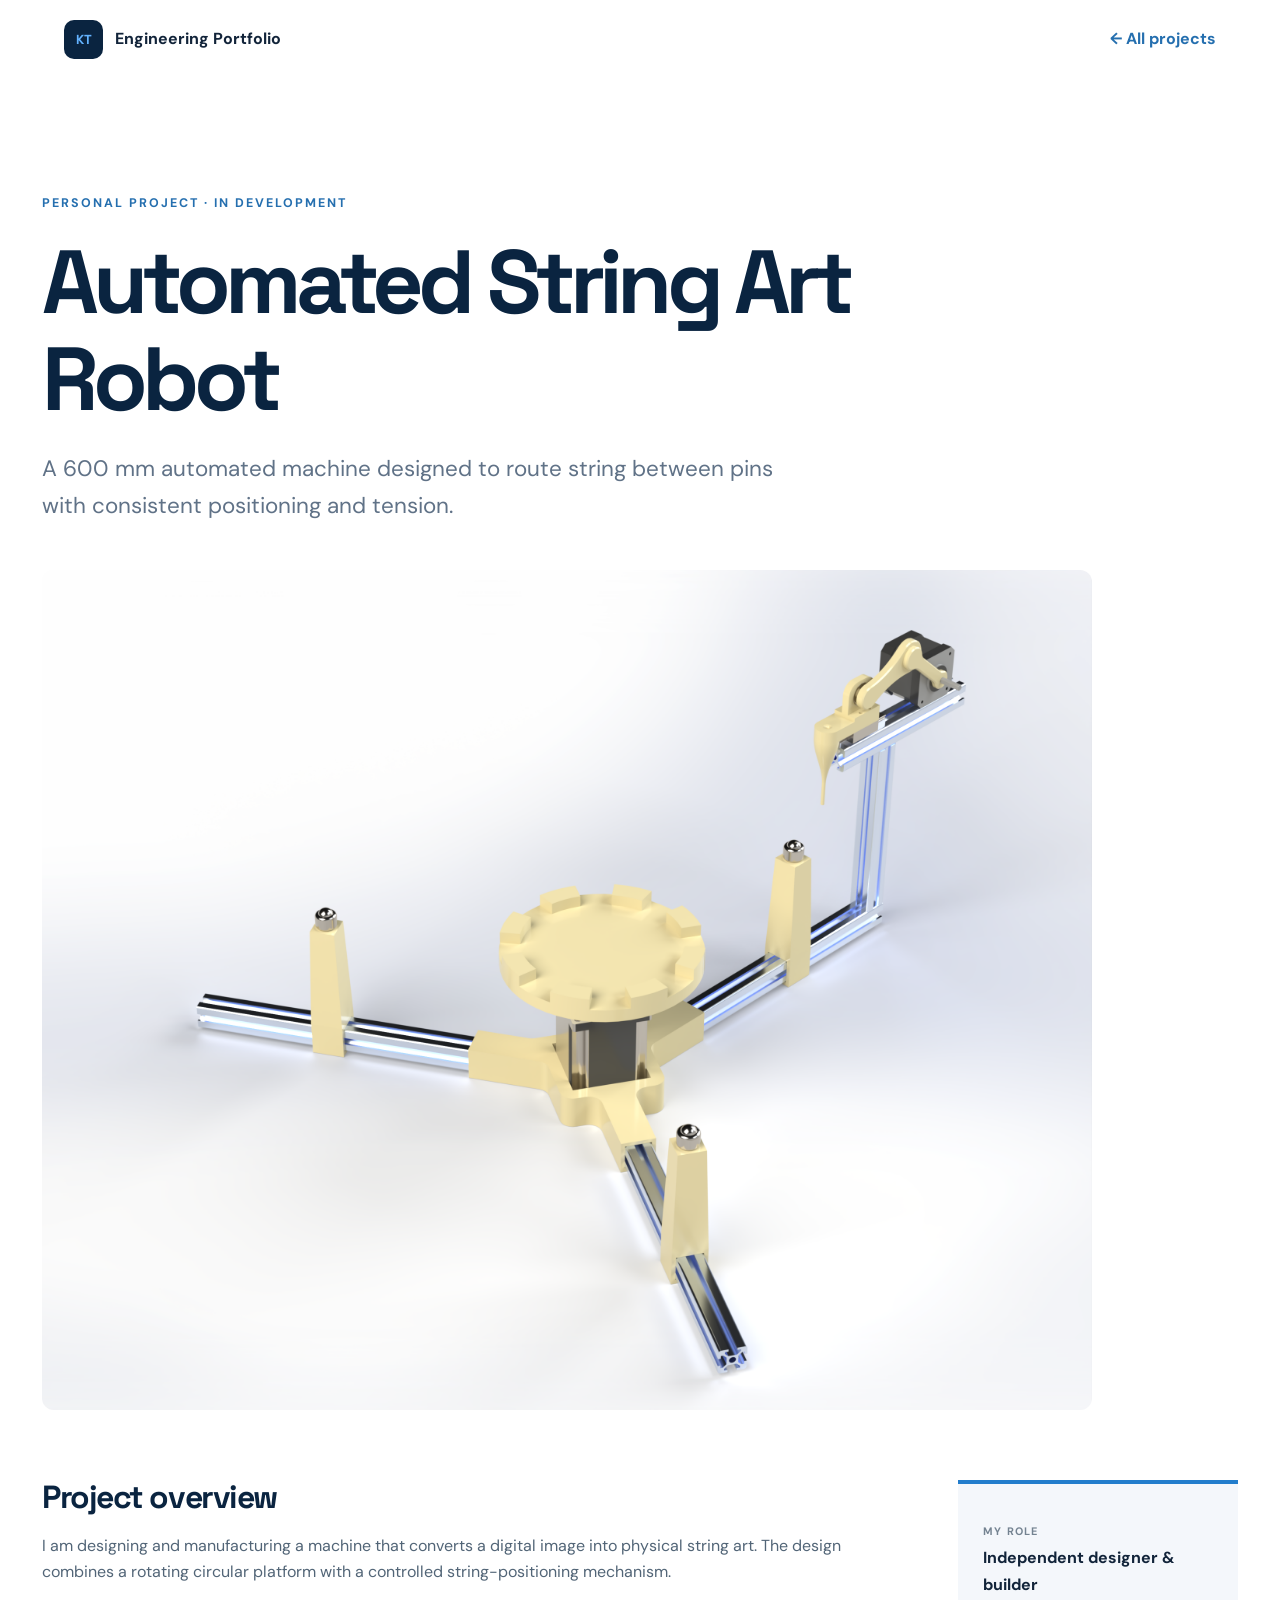
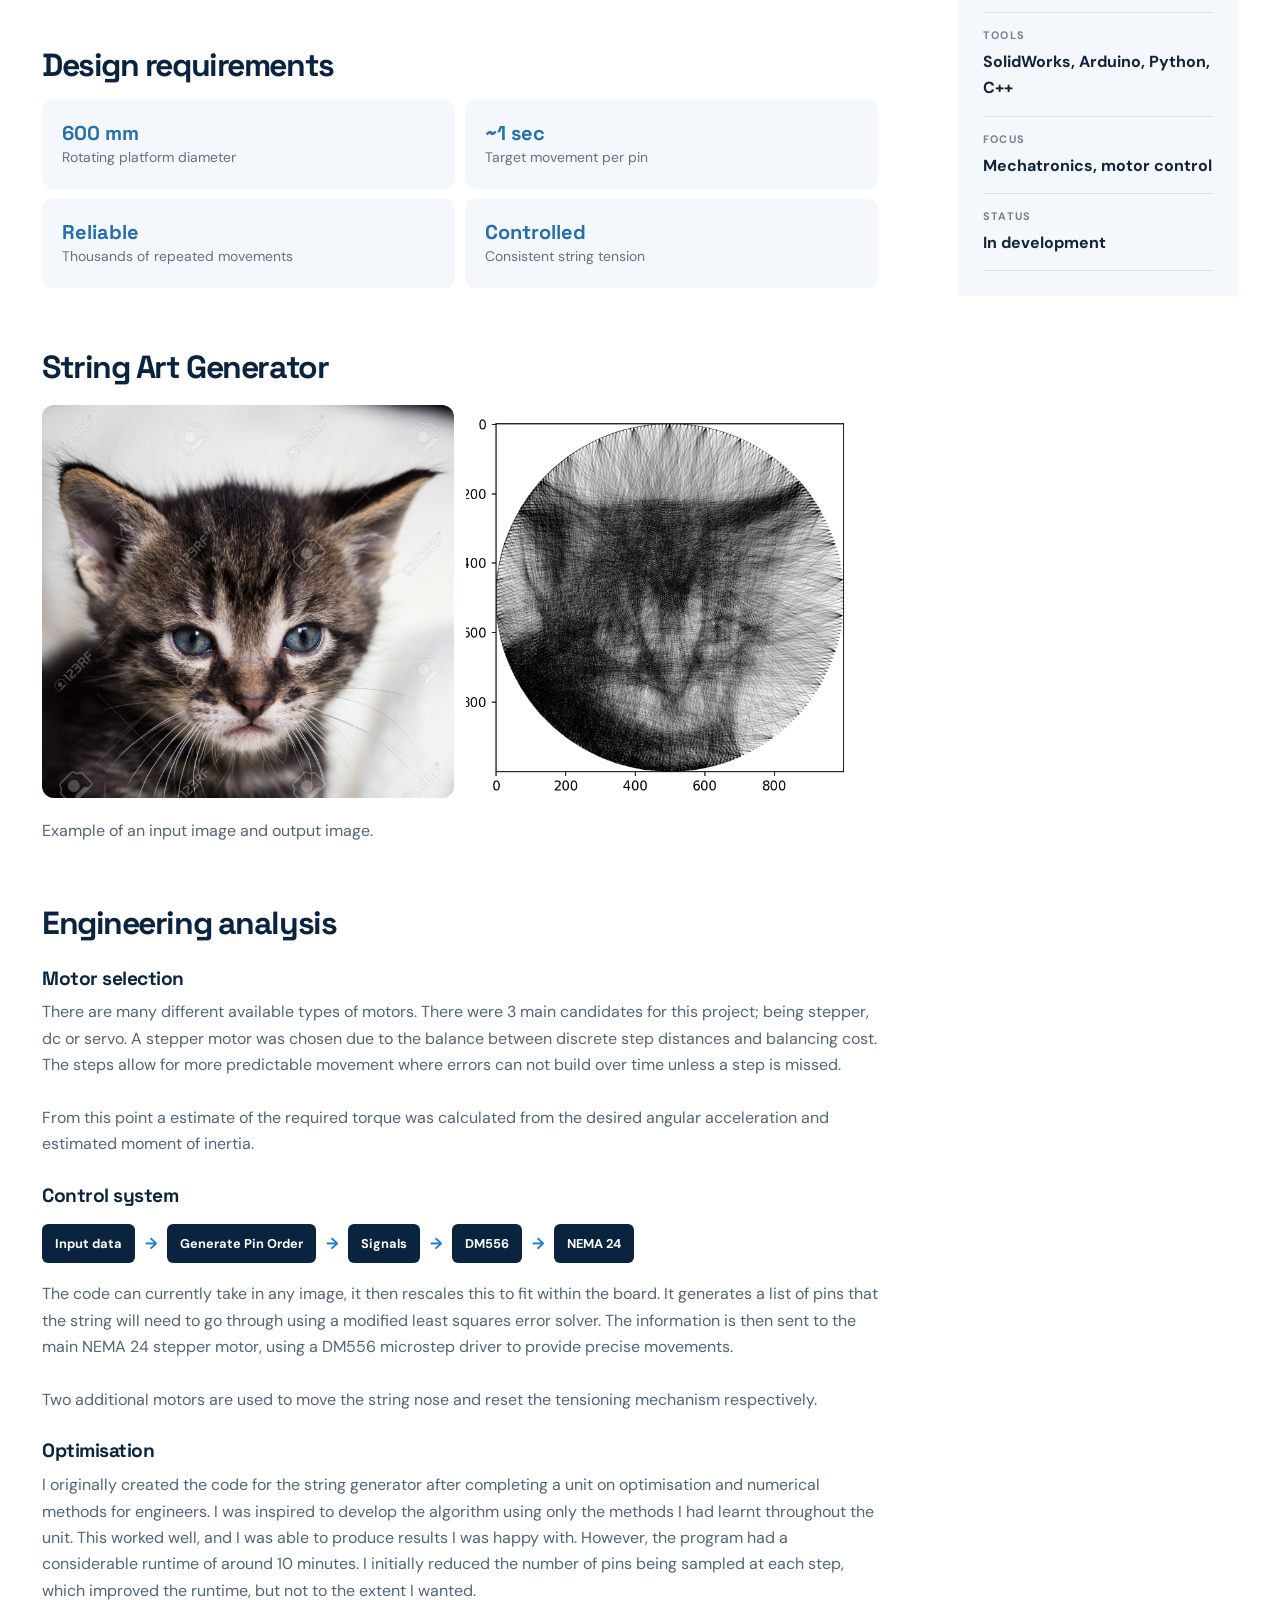
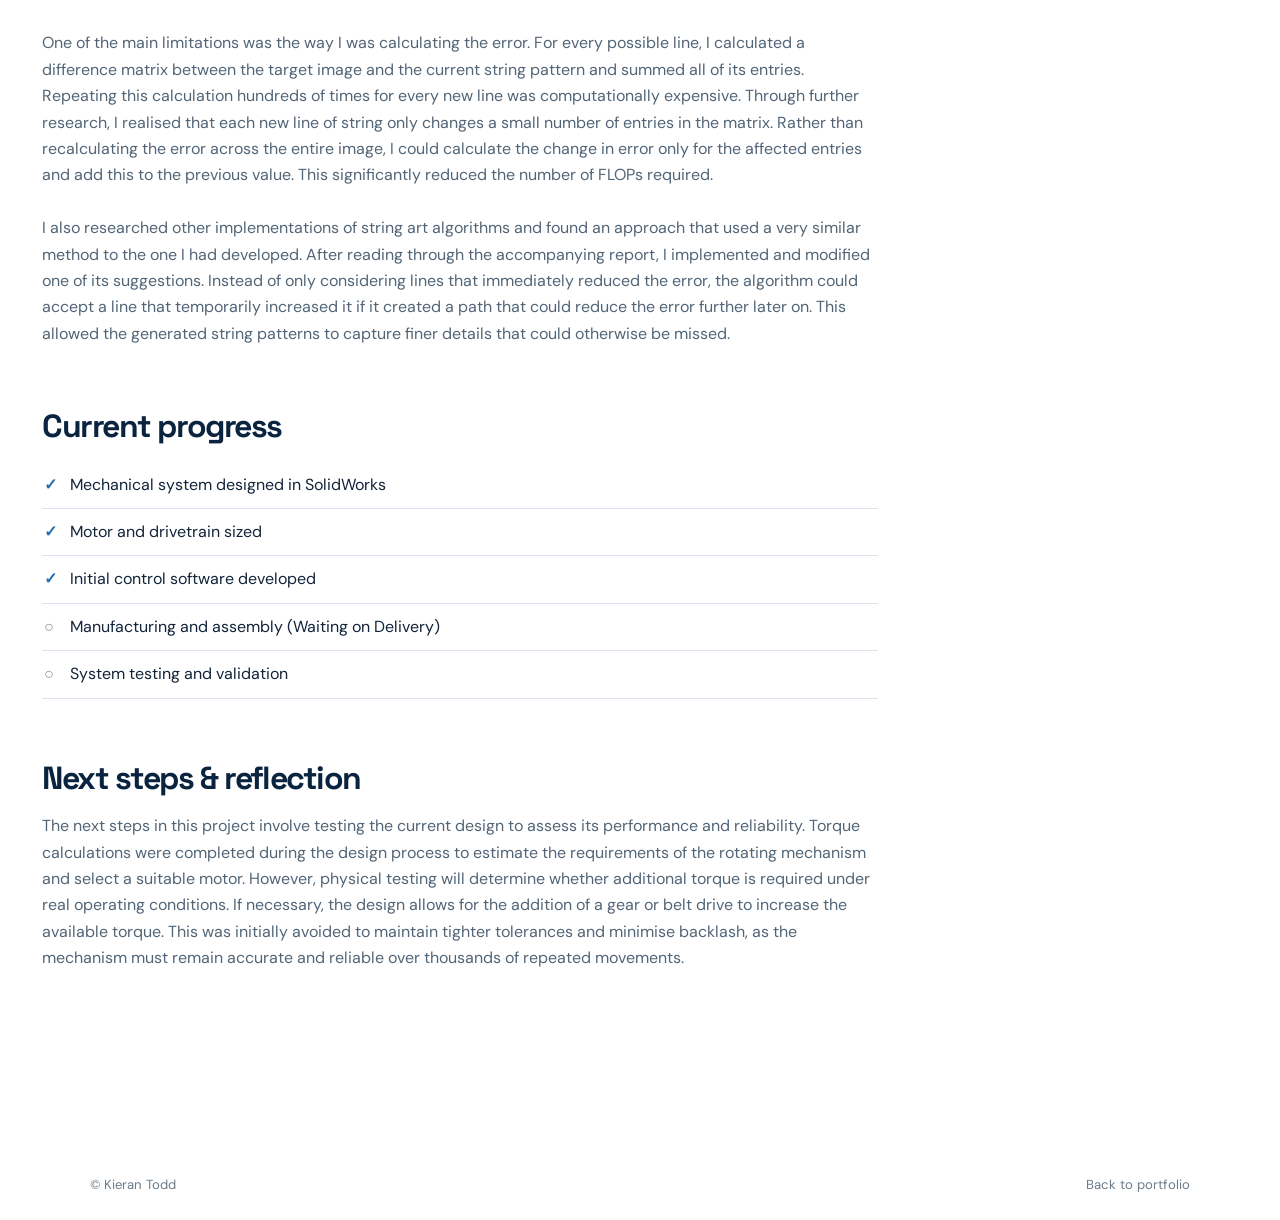
<file: projects/string-art-robot.html>
<!doctype html>
<html lang="en">

<head>
    <meta charset="UTF-8">
    <meta name="viewport" content="width=device-width, initial-scale=1">

    <title>String Art Robot - Kieran Todd</title>

    <link rel="stylesheet" href="../assets/styles.css">

    <link rel="preconnect" href="https://fonts.googleapis.com">
    <link
        href="https://fonts.googleapis.com/css2?family=DM+Sans:wght@400;500;600;700&family=Space+Grotesk:wght@500;600;700&display=swap"
        rel="stylesheet"
    >
</head>

<body class="case-page">

    <header class="site-header">
        <a class="brand" href="../index.html">
            <span class="brand-mark">KT</span>
            <span>Engineering Portfolio</span>
        </a>

        <a class="back-link" href="../index.html#projects">
            ← All projects
        </a>
    </header>


    <main class="case-main">

        <!-- Hero -->
        <div class="case-hero">

            <p class="eyebrow">
                Personal project · In development
            </p>

            <h1>Automated String Art Robot</h1>

            <p class="case-lead">
                A 600 mm automated machine designed to route string between
                pins with consistent positioning and tension.
            </p>

            <div>
                <span><img class="project-image" src="../assets/images/string-robot.png"></span>
            </div>

        </div>


        <div class="case-layout">

            <!-- Main Content -->
            <article class="case-content">

                <!-- Project Overview -->
                <section>
                    <h2>Project overview</h2>

                    <p>
                        <!-- REPLACE: Explain what inspired the project and its goal. -->
                        I am designing and manufacturing a machine that converts
                        a digital image into physical string art. The design
                        combines a rotating circular platform with a controlled
                        string-positioning mechanism.
                    </p>
                </section>


                <!-- Design Requirements -->
                <section>
                    <h2>Design requirements</h2>

                    <ul class="requirements">
                        <li>
                            <strong>600 mm</strong>
                            <span>Rotating platform diameter</span>
                        </li>

                        <li>
                            <strong>~1 sec</strong>
                            <span>Target movement per pin</span>
                        </li>

                        <li>
                            <strong>Reliable</strong>
                            <span>Thousands of repeated movements</span>
                        </li>

                        <li>
                            <strong>Controlled</strong>
                            <span>Consistent string tension</span>
                        </li>
                    </ul>
                </section>


                <!-- String Generation -->
                <section>
                    <h2>String Art Generator</h2>

                    <div class="two-images">
                        <div>
                            <img class="project-image" src="../assets/images/cat-unaltered.jpg">
                        </div>

                        <div>
                            <img class="project-image" src="../assets/images/string-cat.png">
                        </div>
                    </div>

                    <p>
                        Example of an input image and output image.
                    </p>
                </section>


                <!-- Engineering Analysis -->
                <section>
                    <h2>Engineering analysis</h2>

                    <h3>Motor selection</h3>

                    <p>
                        There are many different available types of motors. There were 3 main candidates 
                        for this project; being stepper, dc or servo. A stepper motor was chosen due to the
                        balance between discrete step distances and balancing cost. The steps allow for more 
                        predictable movement where errors can not build over time unless a step is missed. <br><br>

                        From this point a estimate of the required torque was calculated from the desired angular acceleration and estimated moment of inertia.
                    </p>

                    <h3>Control system</h3>

                    <div class="process">
                        <span>Input data</span>
                        <b>→</b>
                        <span>Generate Pin Order</span>
                        <b>→</b>
                        <span>Signals</span>
                        <b>→</b>
                        <span>DM556</span>
                        <b>→</b>
                        <span>NEMA 24</span>
                    </div>

                    <p>
                        The code can currently take in any image, it then rescales this to
                        fit within the board. It generates a list of pins that the string
                        will need to go through using a modified least squares error solver.
                        The information is then sent to the main NEMA 24 stepper motor, using
                        a DM556 microstep driver to provide precise movements.<br><br>
                        Two additional motors are used to move the string nose and reset 
                        the tensioning mechanism respectively.
                    </p>

                    <h3>Optimisation</h3>

                    <p>
                        I originally created the code for the string generator after completing
                        a unit on optimisation and numerical methods for engineers. I was inspired
                        to develop the algorithm using only the methods I had learnt throughout
                        the unit. This worked well, and I was able to produce results I was happy
                        with. However, the program had a considerable runtime of around 10 minutes.
                        I initially reduced the number of pins being sampled at each step, which 
                        improved the runtime, but not to the extent I wanted. <br><br>

                        One of the main limitations was the way I was calculating the error. For 
                        every possible line, I calculated a difference matrix between the target 
                        image and the current string pattern and summed all of its entries. Repeating 
                        this calculation hundreds of times for every new line was computationally 
                        expensive. Through further research, I realised that each new line of string 
                        only changes a small number of entries in the matrix. Rather than recalculating 
                        the error across the entire image, I could calculate the change in error only 
                        for the affected entries and add this to the previous value. This significantly 
                        reduced the number of FLOPs required. <br><br>

                        I also researched other implementations of string art algorithms and found an 
                        approach that used a very similar method to the one I had developed. After 
                        reading through the accompanying report, I implemented and modified one of 
                        its suggestions. Instead of only considering lines that immediately reduced 
                        the error, the algorithm could accept a line that temporarily increased it 
                        if it created a path that could reduce the error further later on. This 
                        allowed the generated string patterns to capture finer details that could 
                        otherwise be missed.

                        

                    </p>
                </section>


                <!-- Current Progress -->
                <section>
                    <h2>Current progress</h2>

                    <ul class="progress-list">
                        <li class="done">
                            Mechanical system designed in SolidWorks
                        </li>

                        <li class="done">
                            Motor and drivetrain sized
                        </li>

                        <li class="done">
                            Initial control software developed
                        </li>

                        <li>
                            Manufacturing and assembly (Waiting on Delivery)
                        </li>

                        <li>
                            System testing and validation
                        </li>
                    </ul>
                </section>


                <!-- Next Steps -->
                <section>
                    <h2>Next steps & reflection</h2>

                    <p>
                        The next steps in this project involve testing the current design to assess its performance and reliability. Torque calculations were completed during the design process to estimate the requirements of the rotating mechanism and select a suitable motor. However, physical testing will determine whether additional torque is required under real operating conditions. If necessary, the design allows for the addition of a gear or belt drive to increase the available torque. This was initially avoided to maintain tighter tolerances and minimise backlash, as the mechanism must remain accurate and reliable over thousands of repeated movements.

                    </p>
                </section>

            </article>


            <!-- Sidebar -->
            <aside class="case-sidebar">

                <div>
                    <span>My role</span>
                    <strong>Independent designer & builder</strong>
                </div>

                <div>
                    <span>Tools</span>
                    <strong>SolidWorks, Arduino, Python, C++</strong>
                </div>

                <div>
                    <span>Focus</span>
                    <strong>Mechatronics, motor control</strong>
                </div>

                <div>
                    <span>Status</span>
                    <strong>In development</strong>
                </div>

            </aside>

        </div>

    </main>


    <footer>
        <span>© Kieran Todd</span>
        <a href="../index.html">Back to portfolio</a>
    </footer>

</body>

</html>
</file>
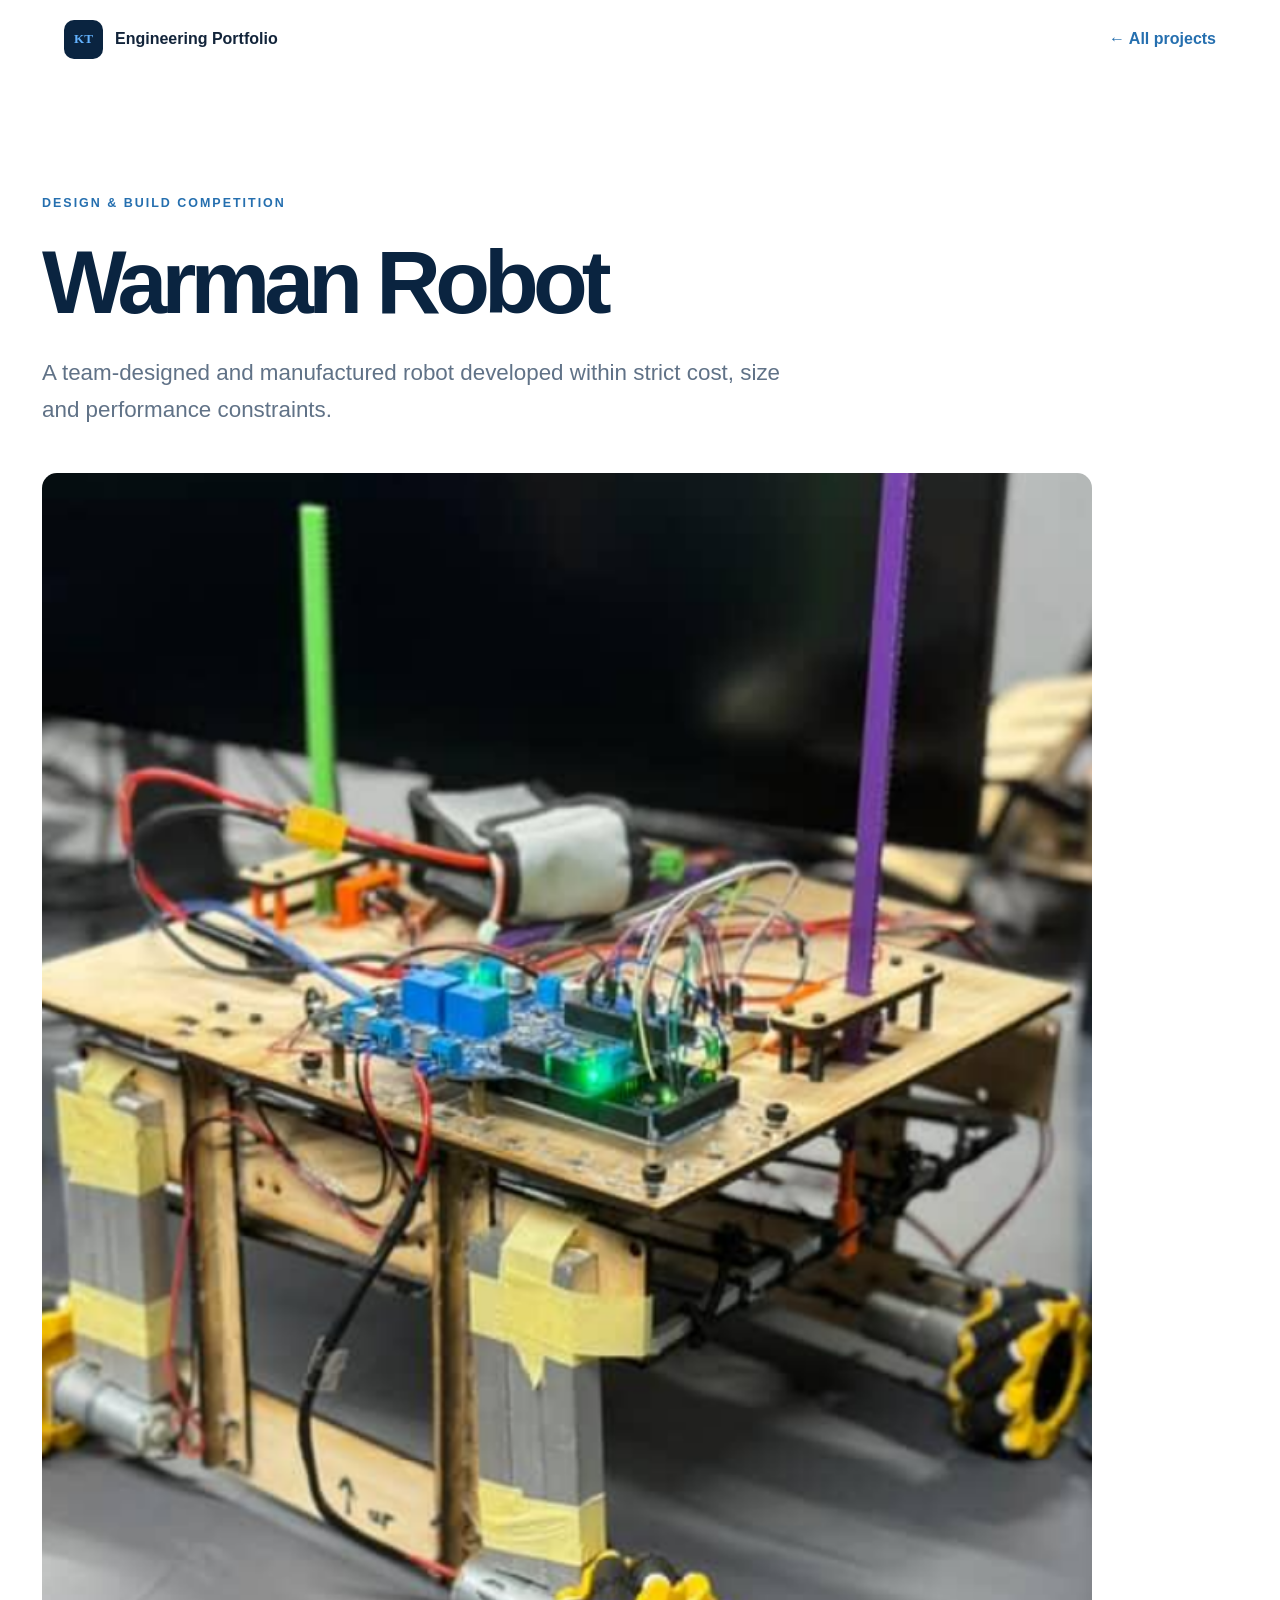
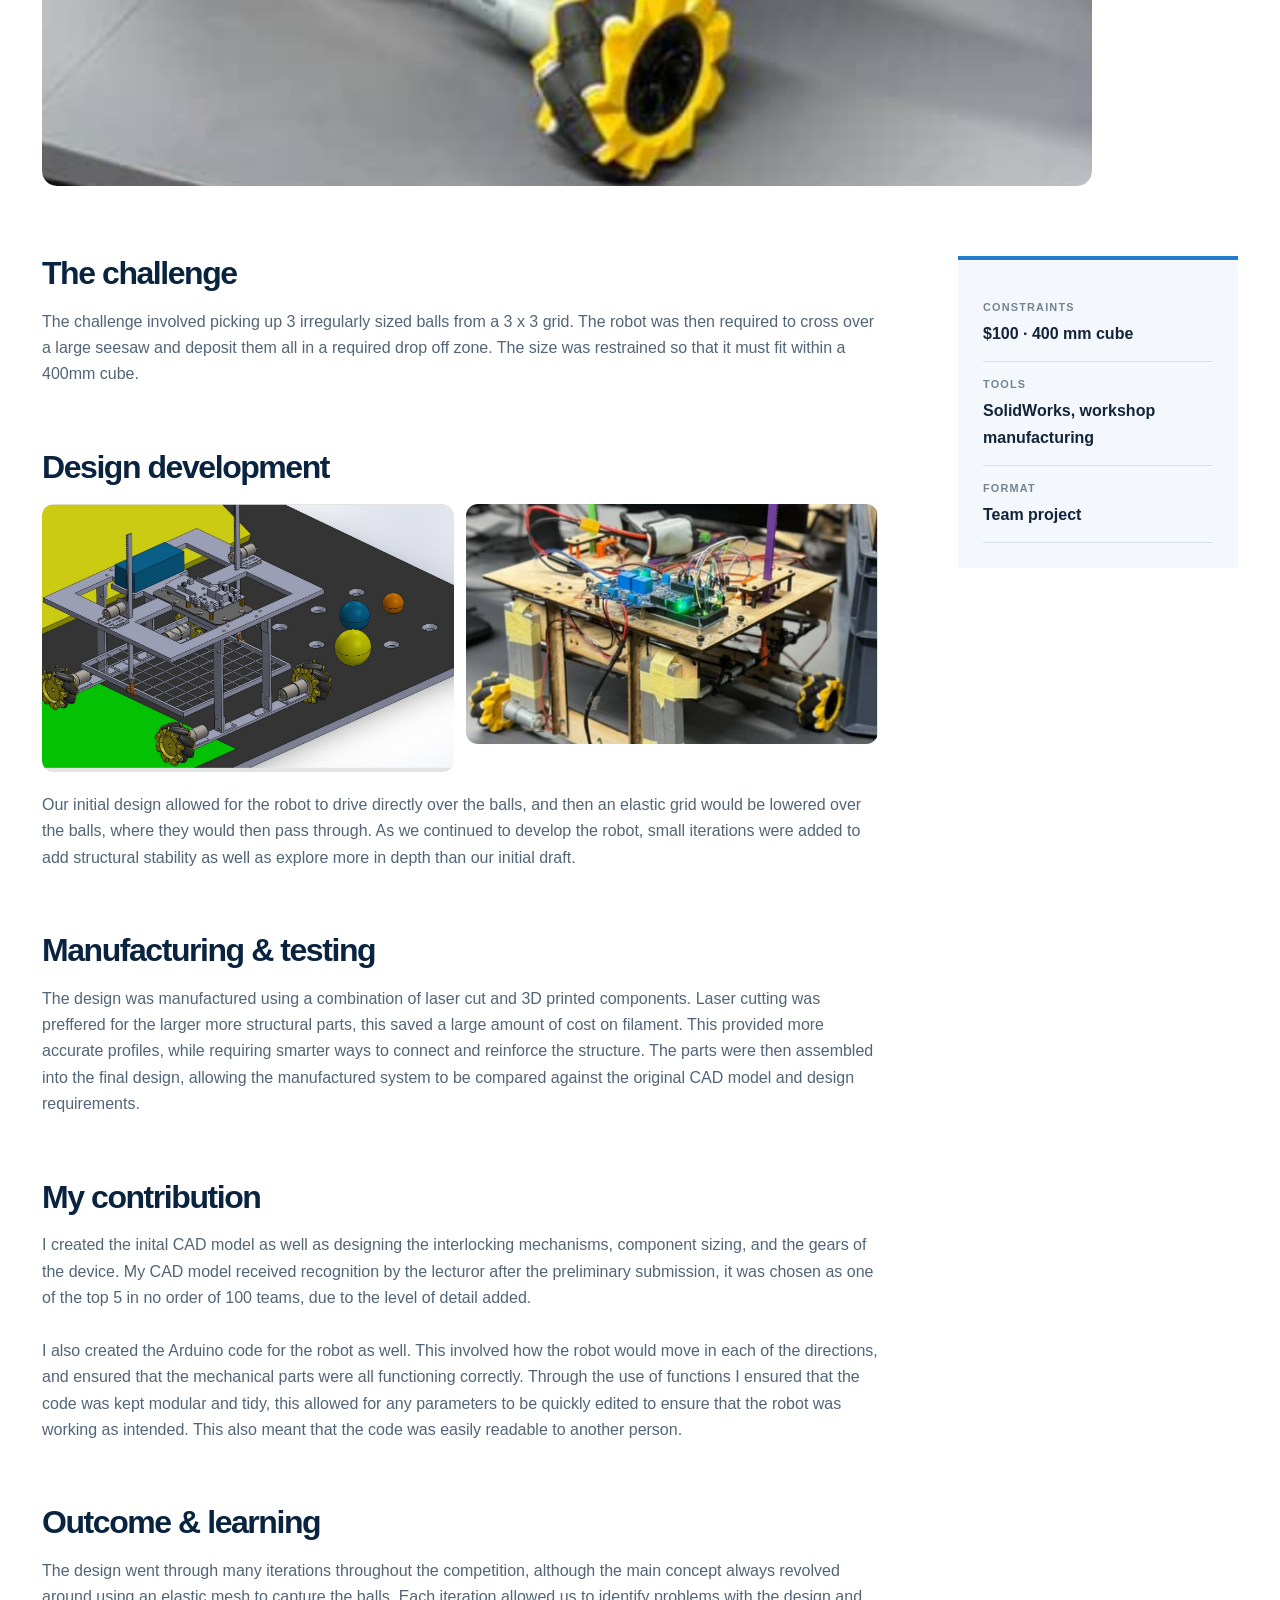
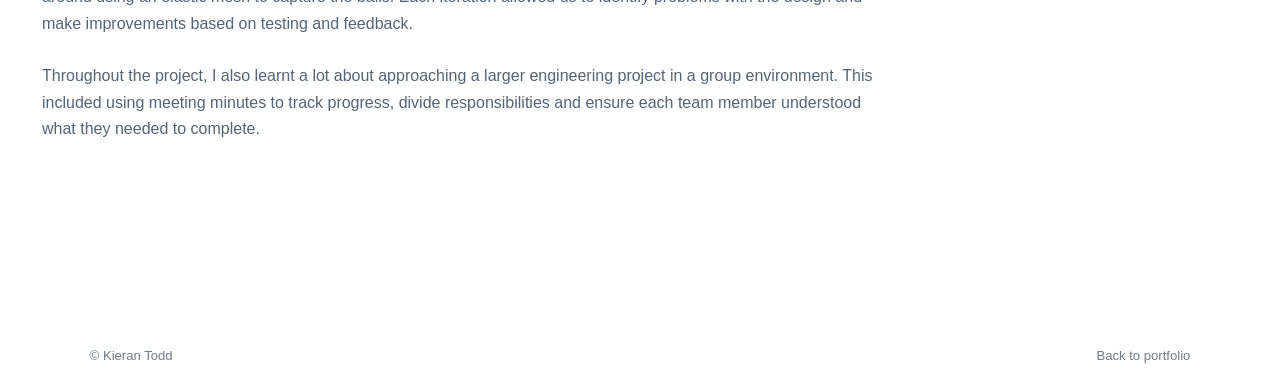
<file: projects/warman-robot.html>
<!doctype html>
<html lang="en">

<head>
    <meta charset="UTF-8">
    <meta name="viewport" content="width=device-width, initial-scale=1">

    <title>Warman Robot - Kieran Todd</title>

    <link rel="stylesheet" href="../assets/styles.css">
</head>

<body class="case-page">

    <!-- ==================== HEADER ==================== -->

    <header class="site-header">

        <a class="brand" href="../index.html">
            <span class="brand-mark">KT</span>
            <span>Engineering Portfolio</span>
        </a>

        <a class="back-link" href="../index.html#projects">
            ← All projects
        </a>

    </header>


    <!-- ==================== MAIN CONTENT ==================== -->

    <main class="case-main">


        <!-- PROJECT HERO -->

        <div class="case-hero">

            <p class="eyebrow">
                Design & build competition
            </p>

            <h1>Warman Robot</h1>

            <p class="case-lead">
                A team-designed and manufactured robot developed within
                strict cost, size and performance constraints.
            </p>

            <div>
                <span><img class="profile-image" src="../assets/images/warman-final.png"></span>
            </div>

        </div>


        <!-- ==================== PROJECT DETAILS ==================== -->

        <div class="case-layout">

            <article class="case-content">


                <!-- THE CHALLENGE -->

                <section>

                    <h2>The challenge</h2>

                    <p>
                        The challenge involved picking up 3 irregularly sized balls from a 3 x 3 grid. The robot was then required to cross over a large seesaw and deposit them all in a required drop off zone. The size was restrained so that it must fit within a 400mm cube.
                    </p>

                </section>


                <!-- DESIGN DEVELOPMENT -->

                <section>

                    <h2>Design development</h2>

                    <div class="two-images">

                        <div >
                            <img class="project-image" src="../assets/images/warman-cad.png">
                        </div>

                        <div>
                            <img class="project-image" src="../assets/images/warman-final.png" style="width: 100%; max-height: 240px;">
                        </div>

                    </div>

                    <p>
                        Our initial design allowed for the robot to drive directly over the balls, and then an elastic grid would be lowered over the balls, where they would then pass through. As we continued to develop the robot, small iterations were added to add structural stability as well as explore more in depth than our initial draft. 
                    </p>

                </section>


                <!-- MANUFACTURING & TESTING -->

                <section>

                    <h2>Manufacturing & testing</h2>

                    <p>
                        The design was manufactured using a combination of laser cut and 3D printed components. Laser cutting was preffered for the larger more structural parts, this saved a large amount of cost on filament. This provided more accurate profiles, while requiring smarter ways to connect and reinforce the structure. The parts were then assembled into the final design, allowing the manufactured system to be compared against the original CAD model and design requirements. 

                    </p>

                </section>


                <!-- MY CONTRIBUTION -->

                <section>

                    <h2>My contribution</h2>

                    <p>
                        I created the inital CAD model as well as designing the interlocking mechanisms, component sizing, and the gears of the device. My CAD model received recognition by the lecturor after the preliminary submission, it was chosen as one of the top 5 in no order of 100 teams, due to the level of detail added. 
                    </p>
                    <p>
                        <br>I also created the Arduino code for the robot as well. This involved how the robot would move in each of the directions, and ensured that the mechanical parts were all functioning correctly. Through the use of functions I ensured that the code was kept modular and tidy, this allowed for any parameters to be quickly edited to ensure that the robot was working as intended. This also meant that the code was easily readable to another person.
                    </p>

                </section>


                <!-- OUTCOME & LEARNING -->

                <section>

                    <h2>Outcome & learning</h2>

                    <p>
                        The design went through many iterations throughout the competition, although the main concept always revolved around using an elastic mesh to capture the balls. Each iteration allowed us to identify problems with the design and make improvements based on testing and feedback. <br><br>Throughout the project, I also learnt a lot about approaching a larger engineering project in a group environment. This included using meeting minutes to track progress, divide responsibilities and ensure each team member understood what they needed to complete.

                    </p>

                </section>

            </article>


            <!-- ==================== SIDEBAR ==================== -->

            <aside class="case-sidebar">

                <div>
                    <span>Constraints</span>
                    <strong>$100 · 400 mm cube</strong>
                </div>

                <div>
                    <span>Tools</span>
                    <strong>
                        SolidWorks, workshop manufacturing
                    </strong>
                </div>

                <div>
                    <span>Format</span>
                    <strong>Team project</strong>
                </div>

            </aside>

        </div>

    </main>


    <!-- ==================== FOOTER ==================== -->

    <footer>

        <span>© Kieran Todd</span>

        <a href="../index.html">
            Back to portfolio
        </a>

    </footer>

</body>

</html>
</file>
<file: assets/styles.css>
:root{--navy:#0a2440;--navy-2:#123858;--teal:#227dcc;--teal-bright:#63b3ff;--ink:#12243a;--muted:#607287;--line:#d9e3ed;--paper:#f4f7fb;--white:#fff;--orange:#618fc5;--radius:18px;--shadow:0 20px 55px rgba(10,36,64,.13)}
*{box-sizing:border-box}html{scroll-behavior:smooth}body{margin:0;color:var(--ink);background:#fff;font:400 1rem/1.65 "DM Sans",Arial,sans-serif}a{color:inherit;text-decoration:none}img{display:block;width:100%;height:100%;object-fit:cover}h1,h2,h3{font-family:"Space Grotesk","DM Sans",sans-serif;line-height:1.08;margin:0}h1{font-size:clamp(3rem,7vw,6.6rem);letter-spacing:-.065em}h2{font-size:clamp(2.2rem,4.6vw,4rem);letter-spacing:-.045em}h3{font-size:1.55rem;letter-spacing:-.025em}p{margin:0}.site-header{height:78px;max-width:1440px;margin:auto;padding:0 clamp(22px,5vw,72px);display:flex;align-items:center;justify-content:space-between;background:#fff;position:relative;z-index:20}.brand{display:flex;align-items:center;gap:12px;font-weight:700}.brand-mark{display:grid;place-items:center;background:var(--navy);color:var(--teal-bright);width:39px;height:39px;border-radius:10px;font:700 .82rem "Space Grotesk"}.site-header nav{display:flex;align-items:center;gap:30px;font-weight:600;font-size:.93rem}.site-header nav a:hover{color:var(--teal)}.nav-cta{border:1px solid var(--navy);padding:9px 16px;border-radius:999px}.menu-button{display:none;border:0;background:var(--navy);color:#fff;padding:10px 14px;border-radius:8px;font:600 .9rem inherit}.hero{min-height:calc(100vh - 78px);max-width:1440px;margin:auto;padding:clamp(60px,9vw,130px) clamp(22px,7vw,100px);display:grid;grid-template-columns:minmax(0,1.35fr) minmax(280px,.65fr);gap:clamp(50px,9vw,130px);align-items:center;background:linear-gradient(120deg,#fff 0%,#fff 63%,#eaf9f6 63%)}.eyebrow{text-transform:uppercase;letter-spacing:.16em;font-weight:700;font-size:.78rem;color:#168d7d;margin-bottom:20px}.hero h1{max-width:890px;color:var(--navy)}.hero h1 span{color:#169d8b}.hero-intro{font-size:clamp(1.05rem,1.5vw,1.25rem);max-width:700px;color:var(--muted);margin:32px 0}.hero-actions{display:flex;gap:12px;flex-wrap:wrap}.button{display:inline-flex;align-items:center;justify-content:center;padding:13px 20px;border-radius:8px;font-weight:700;transition:.2s}.button:hover{transform:translateY(-2px)}.primary{background:var(--navy);color:#fff}.secondary{border:1px solid #aab7c4;background:#fff}.quick-facts{list-style:none;padding:0;margin:45px 0 0;display:flex;gap:0}.quick-facts li{padding:0 28px;border-left:1px solid var(--line);display:flex;flex-direction:column}.quick-facts li:first-child{padding-left:0;border:0}.quick-facts strong{font:700 1.4rem "Space Grotesk";color:var(--navy)}.quick-facts span{font-size:.82rem;color:var(--muted)}.profile-card{background:#fff;padding:15px;border-radius:24px;box-shadow:var(--shadow);transform:rotate(1.5deg)}.profile-image{aspect-ratio:4/5;border-radius:15px}.placeholder-image{display:grid;place-items:center;text-align:center;background:repeating-linear-gradient(135deg,#edf2f5,#edf2f5 18px,#e5ebef 18px,#e5ebef 36px);border:1px dashed #9eafbb;color:#687b88;font:700 .8rem/1.5 "Space Grotesk";letter-spacing:.08em}.profile-details{padding:19px 8px 12px;display:flex;justify-content:space-between;gap:14px;font-size:.88rem}.profile-details span{color:var(--muted)}.availability{padding:11px 8px;border-top:1px solid var(--line);font-size:.82rem;font-weight:600}.availability i{display:inline-block;width:8px;height:8px;border-radius:50%;background:#26b775;margin-right:7px}.section{padding:clamp(80px,10vw,145px) clamp(22px,7vw,100px)}.section-heading{max-width:1240px;margin:0 auto 55px;display:flex;justify-content:space-between;align-items:end;gap:40px}.section-heading>p{max-width:450px;color:var(--muted);font-size:1.08rem}.project-grid{max-width:1240px;margin:auto;display:grid;grid-template-columns:repeat(2,minmax(0,1fr));gap:24px}.project-card{border:1px solid var(--line);border-radius:var(--radius);overflow:hidden;background:#fff;transition:.25s}.project-card:hover{transform:translateY(-5px);box-shadow:var(--shadow)}.project-visual{aspect-ratio:16/9;border:0;border-radius:0}.project-visual.dark{background:linear-gradient(140deg,#0b2239,#1b4969);color:#bcefe8}.project-visual.blue{background:linear-gradient(140deg,#dbefff,#b9d7f0)}.project-visual.green{background:linear-gradient(140deg,#dcf3e7,#afd9c2)}.project-visual.orange{background:linear-gradient(140deg,#fae5d2,#e9bb90)}.project-visual small{display:block;font:400 .7rem "DM Sans";letter-spacing:0;margin-top:8px}.project-body{padding:28px}.project-body h3{font-size:1.8rem;color:var(--navy);margin:12px 0}.project-body p{color:var(--muted);min-height:52px}.project-meta{display:flex;gap:10px;color:#758493;text-transform:uppercase;letter-spacing:.1em;font-size:.68rem;font-weight:700}.status{color:#087b6d}.tags{list-style:none;padding:0;margin:22px 0;display:flex;gap:7px;flex-wrap:wrap}.tags li{padding:5px 9px;border-radius:5px;background:#f0f4f6;color:#4d6273;font-size:.75rem;font-weight:600}.project-body>a,.text-link{font-weight:700;color:#0c8979}.cad-section{background:var(--navy);color:#fff}.section-heading.light>p{color:#b8c8d4}.cad-section .eyebrow{color:var(--teal-bright)}.cad-grid{max-width:1240px;margin:auto;display:grid;grid-template-columns:1.4fr 1fr 1fr;gap:18px}.cad-grid figure{margin:0;background:var(--navy-2);border-radius:14px;overflow:hidden}.cad-placeholder{aspect-ratio:4/3;display:grid;place-items:center;border-bottom:1px dashed #547089;color:#8fa8bb;font:700 .75rem "Space Grotesk";letter-spacing:.1em;background:repeating-linear-gradient(135deg,#112d48,#112d48 18px,#173650 18px,#173650 36px)}.cad-grid figcaption{padding:18px}.cad-grid figcaption strong,.cad-grid figcaption span{display:block}.cad-grid figcaption span{color:#a9bdcb;font-size:.82rem;margin-top:4px}.light-link{display:block;max-width:1240px;margin:36px auto 0;color:var(--teal-bright)}.about-section{max-width:1375px;margin:auto;display:grid;grid-template-columns:1.15fr .85fr;gap:clamp(50px,9vw,130px)}.about-copy h2{color:var(--navy);margin-bottom:28px}.about-copy>p:not(.eyebrow){font-size:1.1rem;color:var(--muted);margin:0 0 18px}.about-copy .button{margin-top:18px}.skills-panel{background:var(--paper);padding:clamp(28px,4vw,48px);border-radius:var(--radius)}.skills-panel h3{color:var(--navy);margin-bottom:25px}.skill-group{border-top:1px solid var(--line);padding:18px 0}.skill-group span{text-transform:uppercase;letter-spacing:.11em;font-size:.72rem;font-weight:700;color:#168d7d}.skill-group p{color:#536474;margin-top:6px}.achievement-title{margin-top:30px}.achievement{display:flex;gap:18px;border-left:3px solid var(--teal);padding-left:18px}.achievement>span{font-weight:700;color:#168d7d}.contact-section{background:#eaf9f6;text-align:center;padding:clamp(85px,10vw,140px) 22px}.contact-section h2{color:var(--navy);max-width:820px;margin:auto}.contact-section>p:not(.eyebrow){color:var(--muted);margin:23px auto;max-width:600px}.contact-links{display:flex;justify-content:center;gap:26px;flex-wrap:wrap}.contact-links a{font-weight:700;color:#087b6d}footer{max-width:1440px;margin:auto;padding:25px clamp(22px,7vw,100px);display:flex;justify-content:space-between;color:#6c7c89;font-size:.82rem}.back-link{font-weight:700;color:#087b6d}
.case-main,.gallery-main{max-width:1240px;margin:auto;padding:clamp(65px,9vw,120px) 22px}.case-hero{max-width:1050px}.case-hero h1,.gallery-main h1{color:var(--navy);font-size:clamp(3.2rem,7vw,6.4rem)}.case-lead{font-size:clamp(1.1rem,2vw,1.4rem);color:var(--muted);max-width:780px;margin:24px 0 45px}.case-hero-image{aspect-ratio:16/7;border-radius:var(--radius);font-size:.9rem}.case-layout{display:grid;grid-template-columns:minmax(0,1fr) 280px;gap:80px;margin-top:70px}.case-content section{margin-bottom:62px}.case-content h2{font-size:2rem;color:var(--navy);margin-bottom:18px}.case-content h3{font-size:1.2rem;color:var(--navy);margin:28px 0 10px}.case-content p{color:#526577}.case-sidebar{align-self:start;position:sticky;top:24px;border-top:4px solid var(--teal);background:var(--paper);padding:25px}.case-sidebar div{padding:14px 0;border-bottom:1px solid var(--line)}.case-sidebar span,.case-sidebar strong{display:block}.case-sidebar span{text-transform:uppercase;font-size:.68rem;letter-spacing:.11em;color:#748391;font-weight:700}.case-sidebar strong{margin-top:4px}.case-sidebar .button{margin-top:20px;font-size:.8rem}.requirements{list-style:none;padding:0;display:grid;grid-template-columns:repeat(2,1fr);gap:10px}.requirements li{background:var(--paper);padding:20px;border-radius:10px}.requirements strong,.requirements span{display:block}.requirements strong{color:#168d7d;font:700 1.25rem "Space Grotesk"}.requirements span{color:var(--muted);font-size:.87rem}.two-images{display:grid;grid-template-columns:1fr 1fr;gap:12px;margin:20px 0}.inline-placeholder{aspect-ratio:4/3;display:grid;place-items:center;background:var(--paper);border:1px dashed #9eafbb;color:#788995;font-weight:700;font-size:.7rem}.file-link{display:inline-block;margin-top:14px;color:#087b6d;font-weight:700}.process{display:flex;align-items:center;gap:10px;flex-wrap:wrap;margin:18px 0}.process span{background:var(--navy);color:#fff;padding:9px 13px;border-radius:6px;font-size:.8rem;font-weight:700}.process b{color:var(--teal)}.progress-list{list-style:none;padding:0}.progress-list li{padding:10px 0 10px 28px;position:relative;border-bottom:1px solid var(--line)}.progress-list li:before{content:"○";position:absolute;left:2px;color:#81909a}.progress-list .done:before{content:"✓";color:#149680;font-weight:700}.gallery-main>.case-lead{max-width:760px}.gallery-grid{display:grid;grid-template-columns:repeat(2,1fr);gap:25px;margin-top:60px}.gallery-grid figure{margin:0;border:1px solid var(--line);border-radius:var(--radius);overflow:hidden}.gallery-placeholder{aspect-ratio:16/10;display:grid;place-items:center;background:var(--paper);border-bottom:1px dashed #a7b6c0;color:#758794;font-weight:700;font-size:.75rem}.gallery-grid figcaption{padding:24px}.gallery-grid figcaption strong{font:700 1.35rem "Space Grotesk"}.gallery-grid figcaption p{color:var(--muted);margin:8px 0}.gallery-grid figcaption span{color:#168d7d;font-size:.78rem;font-weight:700}
@media(max-width:850px){.site-header nav{display:none;position:absolute;top:68px;right:20px;background:#fff;box-shadow:var(--shadow);padding:20px;border-radius:12px;flex-direction:column;align-items:flex-start}.site-header nav.open{display:flex}.menu-button{display:block}.hero{grid-template-columns:1fr;background:linear-gradient(160deg,#fff 0%,#fff 70%,#eaf9f6 70%)}.profile-card{max-width:380px}.section-heading{display:block}.section-heading>p{margin-top:20px}.project-grid,.about-section{grid-template-columns:1fr}.cad-grid{grid-template-columns:1fr 1fr}.cad-grid figure:first-child{grid-column:1/-1}.case-layout{grid-template-columns:1fr;gap:20px}.case-sidebar{position:static;order:-1}.gallery-grid{grid-template-columns:1fr}}
@media(max-width:560px){.brand>span:last-child{display:none}.hero{padding-top:55px}.hero h1{font-size:3.2rem}.quick-facts{justify-content:space-between}.quick-facts li{padding:0 12px}.project-grid,.cad-grid{grid-template-columns:1fr}.cad-grid figure:first-child{grid-column:auto}.section{padding-left:18px;padding-right:18px}.two-images,.requirements{grid-template-columns:1fr}.process b{display:none}.process{align-items:stretch;flex-direction:column}.contact-links{flex-direction:column;gap:10px}footer{gap:12px;flex-direction:column}.case-hero-image{aspect-ratio:4/3}}
@media(prefers-reduced-motion:reduce){html{scroll-behavior:auto}.button,.project-card{transition:none}}

/* Blue visual direction */
.hero{background:linear-gradient(120deg,#fff 0%,#fff 63%,#e9f3ff 63%)}
.eyebrow{color:#256faf}.hero h1 span{color:#227dcc}.profile-card{transform:none}
.availability i{background:#2f80c9}.project-visual.dark{color:#c9e6ff}
.project-visual.green{background:linear-gradient(140deg,#dcecff,#afcfee)}
.project-visual.orange{background:linear-gradient(140deg,#e4edf8,#b8cce3)}
.status,.project-body>a,.text-link,.skill-group span,.achievement>span,.contact-links a,.back-link,.requirements strong,.file-link,.gallery-grid figcaption span{color:#256faf}
.contact-section{background:#e9f3ff}.progress-list .done:before{color:#256faf}
@media(max-width:850px){.hero{background:linear-gradient(160deg,#fff 0%,#fff 70%,#e9f3ff 70%)}}

/* Compact portfolio introduction */
.hero{min-height:auto;padding-top:clamp(55px,7vw,90px);padding-bottom:clamp(55px,7vw,90px)}
.hero h1{max-width:760px;font-size:clamp(2.6rem,5.4vw,4.9rem);letter-spacing:-.05em}

.cad-skills {padding-left: 20px; line-height: 1.7;}
.cad-skills li {margin-bottom: 10px;}
.cad-skills strong {font-weight: 600;}

.project-image {
    width: 100%;
    height: 100%;
    object-fit: cover;
    display: block;
    border: none;
    outline: none;
    border-radius: 12px;
}
</file>
